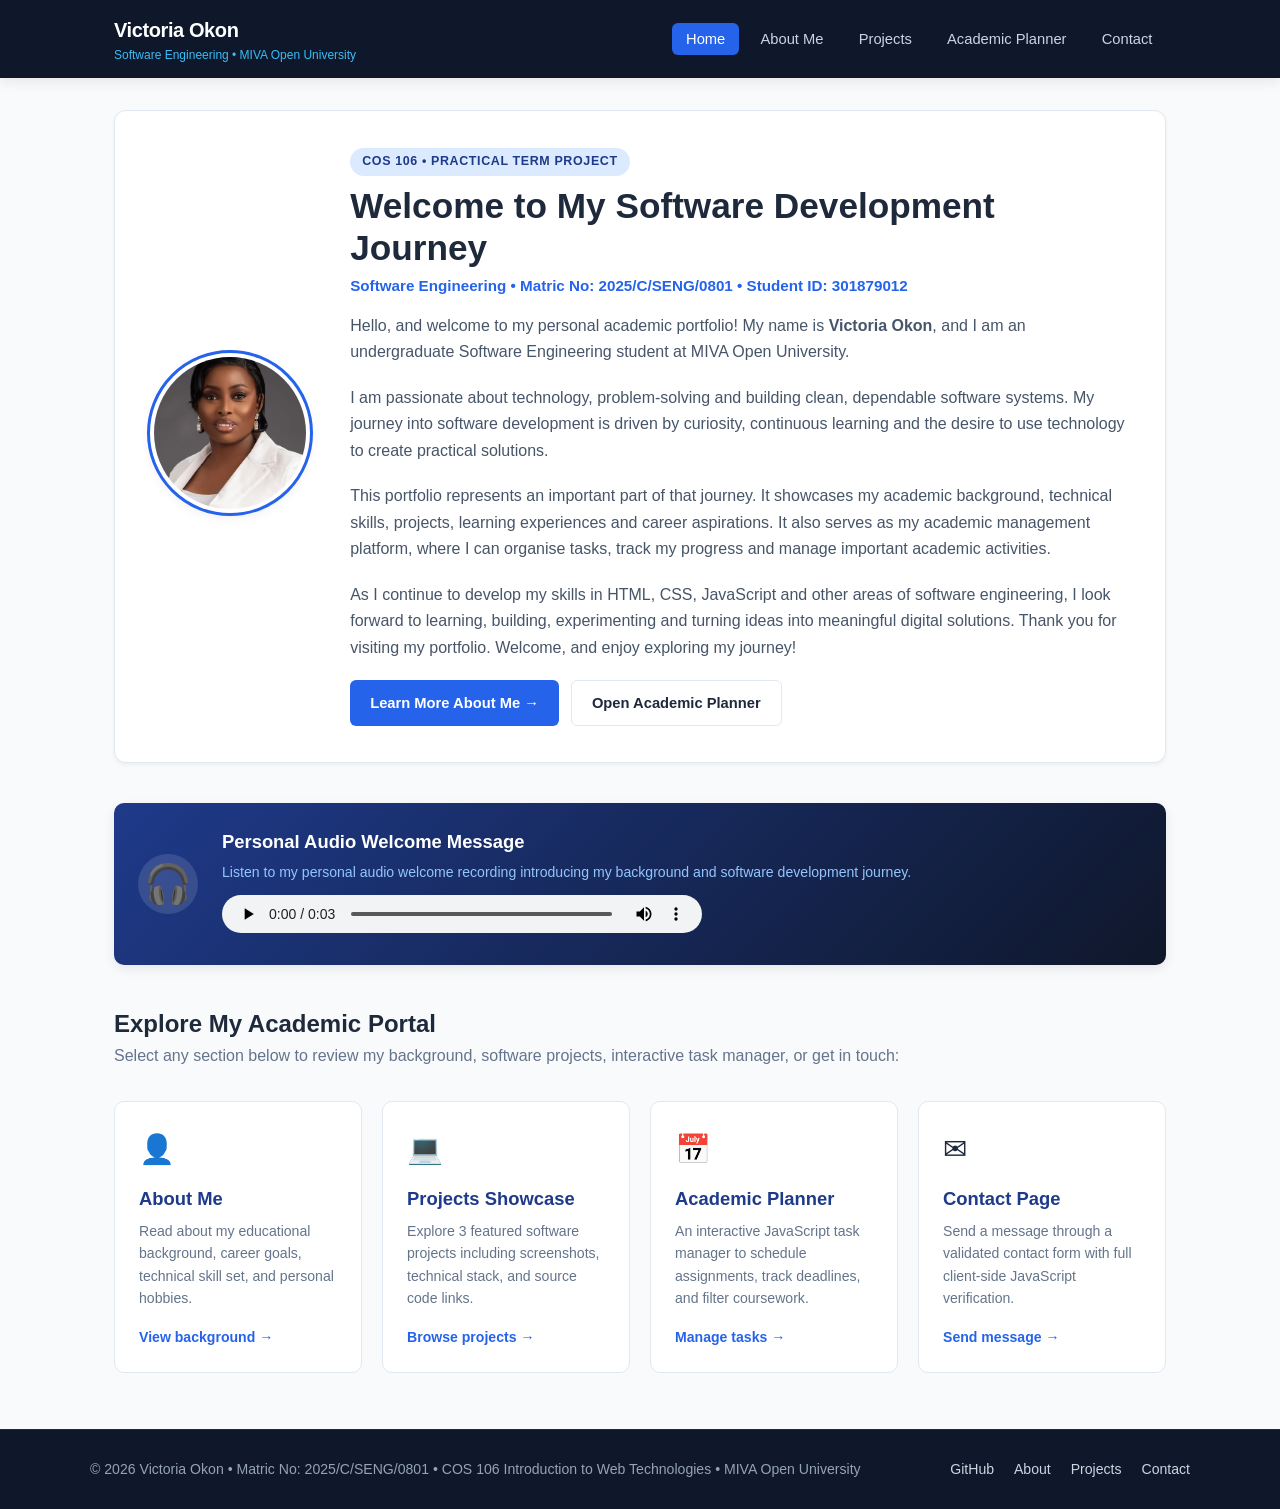
<file: index.html>
<!DOCTYPE html>
<html lang="en">
<head>
  <meta charset="UTF-8">
  <meta name="viewport" content="width=device-width, initial-scale=1.0">
  <title>Victoria Okon | Software Engineering Portfolio</title>
  <link rel="stylesheet" href="css/style.css">
</head>
<body>

  <!-- Navigation Bar -->
  <header class="navbar">
    <div class="nav-container">
      <a href="index.html" class="nav-brand">
        <span class="brand-name">Victoria Okon</span>
        <span class="brand-tag">Software Engineering &bull; MIVA Open University</span>
      </a>
      <button class="nav-toggle" id="navToggle" aria-label="Toggle navigation">&#9776;</button>
      <nav>
        <ul class="nav-menu" id="navMenu">
          <li><a href="index.html" class="nav-link active">Home</a></li>
          <li><a href="about.html" class="nav-link">About Me</a></li>
          <li><a href="projects.html" class="nav-link">Projects</a></li>
          <li><a href="planner.html" class="nav-link">Academic Planner</a></li>
          <li><a href="contact.html" class="nav-link">Contact</a></li>
        </ul>
      </nav>
    </div>
  </header>

  <!-- Main Content -->
  <main class="main-content">

    <!-- Hero Profile Section -->
    <section class="hero-card">
      <div class="hero-avatar">
        <img src="assets/profile.jpg" alt="Photograph of Victoria Okon" class="profile-img">
      </div>
      <div class="hero-content">
        <span class="badge">COS 106 &bull; Practical Term Project</span>
        <h1>Welcome to My Software Development Journey</h1>
        <p class="hero-meta">Software Engineering &bull; Matric No: 2025/C/SENG/0801 &bull; Student ID: 301879012</p>
        
        <p class="hero-desc">
          Hello, and welcome to my personal academic portfolio! My name is <strong>Victoria Okon</strong>, and I am an undergraduate Software Engineering student at MIVA Open University.
        </p>
        <p class="hero-desc">
          I am passionate about technology, problem-solving and building clean, dependable software systems. My journey into software development is driven by curiosity, continuous learning and the desire to use technology to create practical solutions.
        </p>
        <p class="hero-desc">
          This portfolio represents an important part of that journey. It showcases my academic background, technical skills, projects, learning experiences and career aspirations. It also serves as my academic management platform, where I can organise tasks, track my progress and manage important academic activities.
        </p>
        <p class="hero-desc">
          As I continue to develop my skills in HTML, CSS, JavaScript and other areas of software engineering, I look forward to learning, building, experimenting and turning ideas into meaningful digital solutions. Thank you for visiting my portfolio. Welcome, and enjoy exploring my journey!
        </p>
        
        <div class="hero-cta">
          <a href="about.html" class="btn btn-primary">Learn More About Me &rarr;</a>
          <a href="planner.html" class="btn btn-secondary">Open Academic Planner</a>
        </div>
      </div>
    </section>

    <!-- Multimedia Audio Introduction (Fulfills Multimedia Requirement) -->
    <section class="multimedia-card">
      <div class="multimedia-icon">&#127911;</div>
      <div class="multimedia-info">
        <h3>Personal Audio Welcome Message</h3>
        <p>Listen to my personal audio welcome recording introducing my background and software development journey.</p>
        <audio controls preload="metadata">
          <source src="assets/intro.mp4" type="audio/mp4">
          <source src="assets/intro.wav" type="audio/wav">
          Your browser does not support the audio element.
        </audio>
      </div>
    </section>

    <!-- Quick Navigation Grid -->
    <section>
      <div class="page-header">
        <h2>Explore My Academic Portal</h2>
        <p>Select any section below to review my background, software projects, interactive task manager, or get in touch:</p>
      </div>

      <div class="quick-grid">
        <a href="about.html" class="quick-card">
          <div class="card-icon">&#128100;</div>
          <h3>About Me</h3>
          <p>Read about my educational background, career goals, technical skill set, and personal hobbies.</p>
          <span class="card-link-text">View background &rarr;</span>
        </a>

        <a href="projects.html" class="quick-card">
          <div class="card-icon">&#128187;</div>
          <h3>Projects Showcase</h3>
          <p>Explore 3 featured software projects including screenshots, technical stack, and source code links.</p>
          <span class="card-link-text">Browse projects &rarr;</span>
        </a>

        <a href="planner.html" class="quick-card">
          <div class="card-icon">&#128197;</div>
          <h3>Academic Planner</h3>
          <p>An interactive JavaScript task manager to schedule assignments, track deadlines, and filter coursework.</p>
          <span class="card-link-text">Manage tasks &rarr;</span>
        </a>

        <a href="contact.html" class="quick-card">
          <div class="card-icon">&#9993;</div>
          <h3>Contact Page</h3>
          <p>Send a message through a validated contact form with full client-side JavaScript verification.</p>
          <span class="card-link-text">Send message &rarr;</span>
        </a>
      </div>
    </section>

  </main>

  <!-- Site Footer -->
  <footer class="site-footer">
    <div class="footer-container">
      <p>&copy; 2026 Victoria Okon &bull; Matric No: 2025/C/SENG/0801 &bull; COS 106 Introduction to Web Technologies &bull; MIVA Open University</p>
      <div class="footer-links">
        <a href="https://github.com/Toria2702" target="_blank" rel="noopener noreferrer">GitHub</a>
        <a href="about.html">About</a>
        <a href="projects.html">Projects</a>
        <a href="contact.html">Contact</a>
      </div>
    </div>
  </footer>

  <script src="js/main.js"></script>
</body>
</html>
</file>
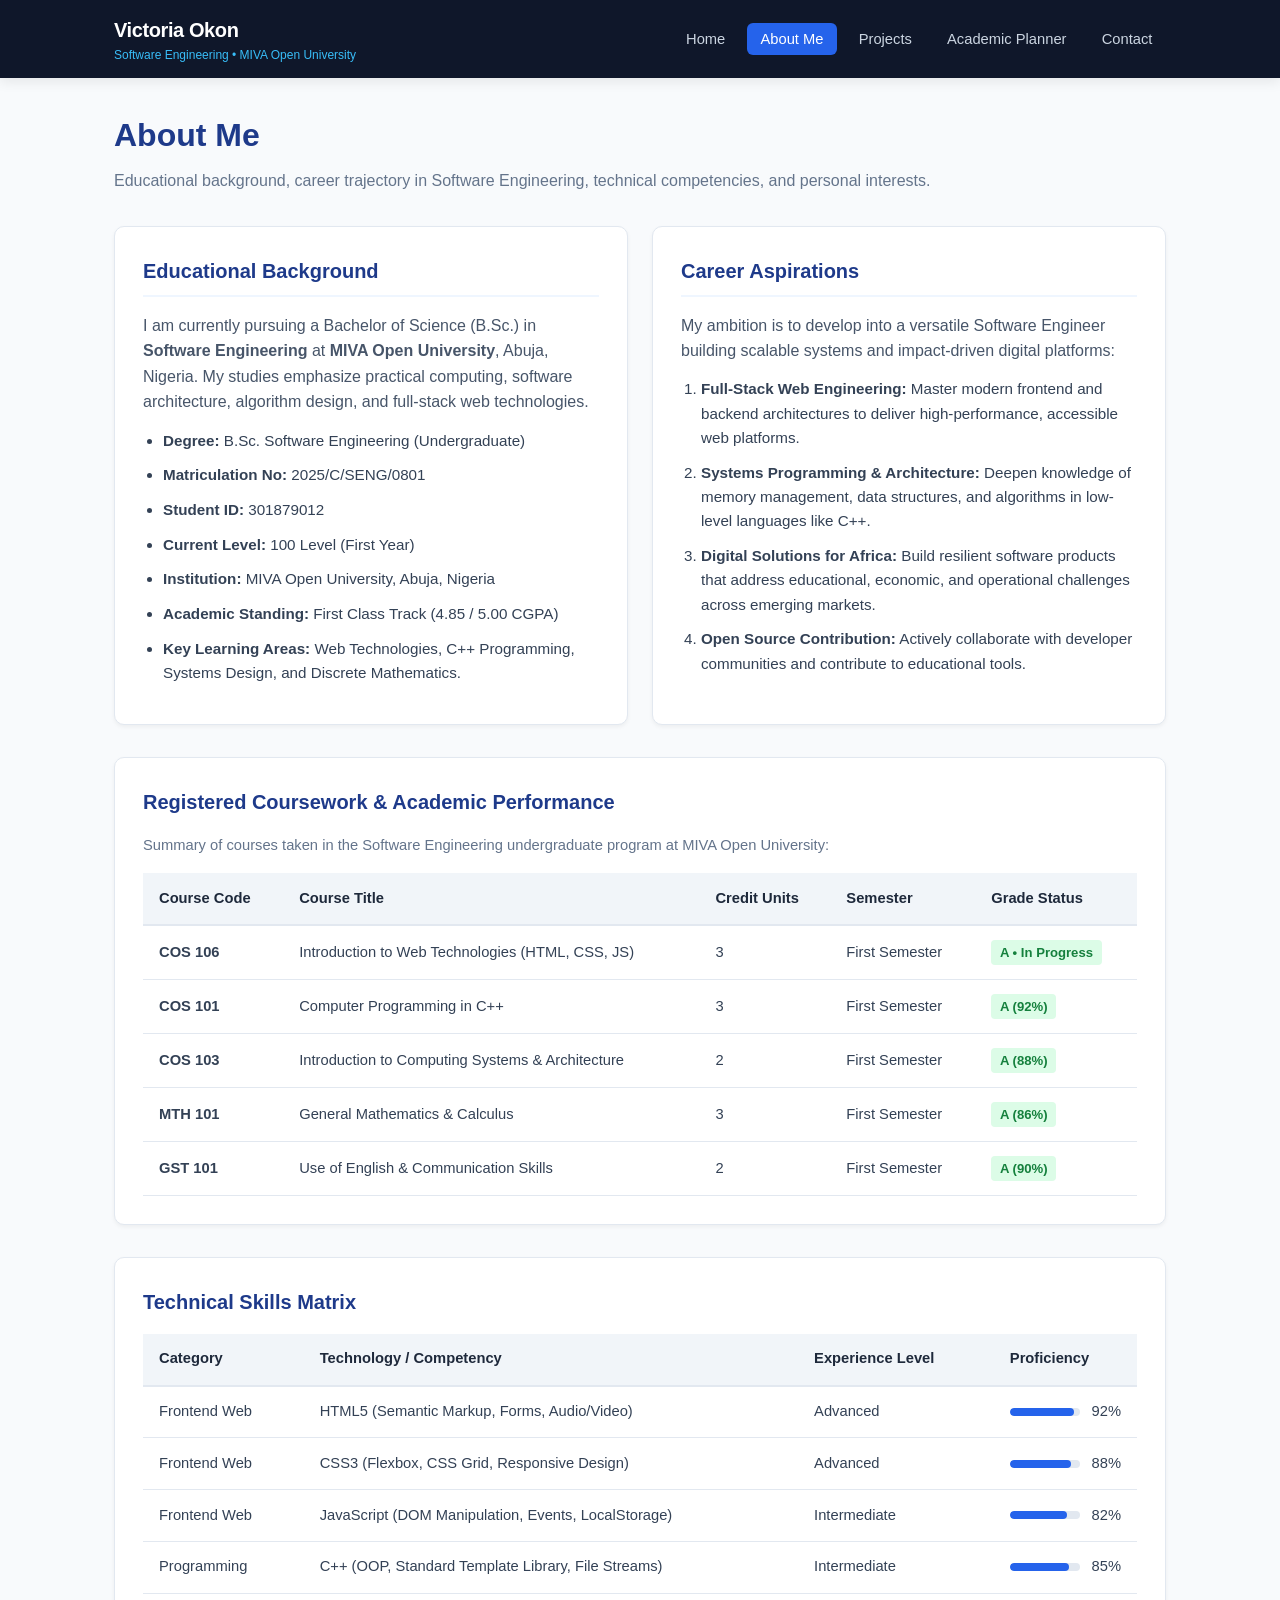
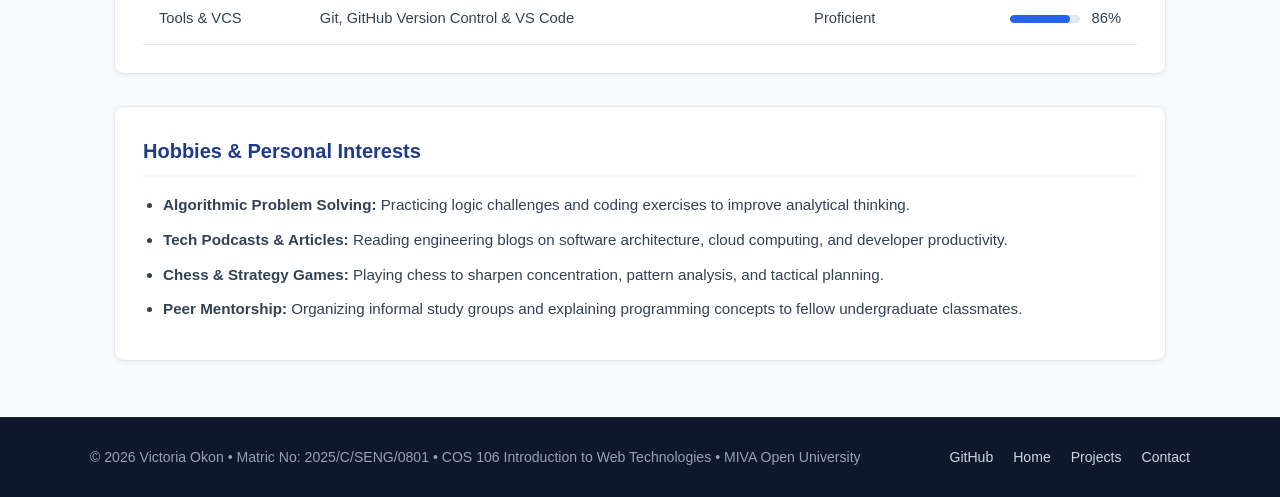
<file: about.html>
<!DOCTYPE html>
<html lang="en">
<head>
  <meta charset="UTF-8">
  <meta name="viewport" content="width=device-width, initial-scale=1.0">
  <title>About Me | Victoria Okon</title>
  <link rel="stylesheet" href="css/style.css">
</head>
<body>

  <!-- Navigation Bar -->
  <header class="navbar">
    <div class="nav-container">
      <a href="index.html" class="nav-brand">
        <span class="brand-name">Victoria Okon</span>
        <span class="brand-tag">Software Engineering &bull; MIVA Open University</span>
      </a>
      <button class="nav-toggle" id="navToggle" aria-label="Toggle navigation">&#9776;</button>
      <nav>
        <ul class="nav-menu" id="navMenu">
          <li><a href="index.html" class="nav-link">Home</a></li>
          <li><a href="about.html" class="nav-link active">About Me</a></li>
          <li><a href="projects.html" class="nav-link">Projects</a></li>
          <li><a href="planner.html" class="nav-link">Academic Planner</a></li>
          <li><a href="contact.html" class="nav-link">Contact</a></li>
        </ul>
      </nav>
    </div>
  </header>

  <!-- Main Content -->
  <main class="main-content">

    <div class="page-header">
      <h1>About Me</h1>
      <p>Educational background, career trajectory in Software Engineering, technical competencies, and personal interests.</p>
    </div>

    <!-- Educational Background & Career Aspirations (Two-Column Layout) -->
    <div class="about-columns">
      
      <!-- Educational Background Card -->
      <section class="info-card">
        <h2>Educational Background</h2>
        <p style="margin-bottom: 0.85rem; color: #475569;">
          I am currently pursuing a Bachelor of Science (B.Sc.) in <strong>Software Engineering</strong> at <strong>MIVA Open University</strong>, Abuja, Nigeria. My studies emphasize practical computing, software architecture, algorithm design, and full-stack web technologies.
        </p>
        <ul>
          <li><strong>Degree:</strong> B.Sc. Software Engineering (Undergraduate)</li>
          <li><strong>Matriculation No:</strong> 2025/C/SENG/0801</li>
          <li><strong>Student ID:</strong> 301879012</li>
          <li><strong>Current Level:</strong> 100 Level (First Year)</li>
          <li><strong>Institution:</strong> MIVA Open University, Abuja, Nigeria</li>
          <li><strong>Academic Standing:</strong> First Class Track (4.85 / 5.00 CGPA)</li>
          <li><strong>Key Learning Areas:</strong> Web Technologies, C++ Programming, Systems Design, and Discrete Mathematics.</li>
        </ul>
      </section>

      <!-- Career Aspirations Card -->
      <section class="info-card">
        <h2>Career Aspirations</h2>
        <p style="margin-bottom: 0.85rem; color: #475569;">
          My ambition is to develop into a versatile Software Engineer building scalable systems and impact-driven digital platforms:
        </p>
        <ol>
          <li><strong>Full-Stack Web Engineering:</strong> Master modern frontend and backend architectures to deliver high-performance, accessible web platforms.</li>
          <li><strong>Systems Programming &amp; Architecture:</strong> Deepen knowledge of memory management, data structures, and algorithms in low-level languages like C++.</li>
          <li><strong>Digital Solutions for Africa:</strong> Build resilient software products that address educational, economic, and operational challenges across emerging markets.</li>
          <li><strong>Open Source Contribution:</strong> Actively collaborate with developer communities and contribute to educational tools.</li>
        </ol>
      </section>

    </div>

    <!-- Academic Coursework Table (Fulfills Table Requirement) -->
    <section class="table-card">
      <h2>Registered Coursework &amp; Academic Performance</h2>
      <p style="margin-bottom: 1rem; color: #64748b; font-size: 0.92rem;">
        Summary of courses taken in the Software Engineering undergraduate program at MIVA Open University:
      </p>
      <div class="table-responsive">
        <table class="styled-table">
          <thead>
            <tr>
              <th>Course Code</th>
              <th>Course Title</th>
              <th>Credit Units</th>
              <th>Semester</th>
              <th>Grade Status</th>
            </tr>
          </thead>
          <tbody>
            <tr>
              <td><strong>COS 106</strong></td>
              <td>Introduction to Web Technologies (HTML, CSS, JS)</td>
              <td>3</td>
              <td>First Semester</td>
              <td><span class="grade-badge">A &bull; In Progress</span></td>
            </tr>
            <tr>
              <td><strong>COS 101</strong></td>
              <td>Computer Programming in C++</td>
              <td>3</td>
              <td>First Semester</td>
              <td><span class="grade-badge">A (92%)</span></td>
            </tr>
            <tr>
              <td><strong>COS 103</strong></td>
              <td>Introduction to Computing Systems &amp; Architecture</td>
              <td>2</td>
              <td>First Semester</td>
              <td><span class="grade-badge">A (88%)</span></td>
            </tr>
            <tr>
              <td><strong>MTH 101</strong></td>
              <td>General Mathematics &amp; Calculus</td>
              <td>3</td>
              <td>First Semester</td>
              <td><span class="grade-badge">A (86%)</span></td>
            </tr>
            <tr>
              <td><strong>GST 101</strong></td>
              <td>Use of English &amp; Communication Skills</td>
              <td>2</td>
              <td>First Semester</td>
              <td><span class="grade-badge">A (90%)</span></td>
            </tr>
          </tbody>
        </table>
      </div>
    </section>

    <!-- Technical Skills Matrix Table -->
    <section class="table-card">
      <h2>Technical Skills Matrix</h2>
      <div class="table-responsive">
        <table class="styled-table">
          <thead>
            <tr>
              <th>Category</th>
              <th>Technology / Competency</th>
              <th>Experience Level</th>
              <th>Proficiency</th>
            </tr>
          </thead>
          <tbody>
            <tr>
              <td>Frontend Web</td>
              <td>HTML5 (Semantic Markup, Forms, Audio/Video)</td>
              <td>Advanced</td>
              <td>
                <div class="progress-bar-container">
                  <div class="progress-track"><div class="progress-fill" style="width: 92%;"></div></div>
                  <span>92%</span>
                </div>
              </td>
            </tr>
            <tr>
              <td>Frontend Web</td>
              <td>CSS3 (Flexbox, CSS Grid, Responsive Design)</td>
              <td>Advanced</td>
              <td>
                <div class="progress-bar-container">
                  <div class="progress-track"><div class="progress-fill" style="width: 88%;"></div></div>
                  <span>88%</span>
                </div>
              </td>
            </tr>
            <tr>
              <td>Frontend Web</td>
              <td>JavaScript (DOM Manipulation, Events, LocalStorage)</td>
              <td>Intermediate</td>
              <td>
                <div class="progress-bar-container">
                  <div class="progress-track"><div class="progress-fill" style="width: 82%;"></div></div>
                  <span>82%</span>
                </div>
              </td>
            </tr>
            <tr>
              <td>Programming</td>
              <td>C++ (OOP, Standard Template Library, File Streams)</td>
              <td>Intermediate</td>
              <td>
                <div class="progress-bar-container">
                  <div class="progress-track"><div class="progress-fill" style="width: 85%;"></div></div>
                  <span>85%</span>
                </div>
              </td>
            </tr>
            <tr>
              <td>Tools &amp; VCS</td>
              <td>Git, GitHub Version Control &amp; VS Code</td>
              <td>Proficient</td>
              <td>
                <div class="progress-bar-container">
                  <div class="progress-track"><div class="progress-fill" style="width: 86%;"></div></div>
                  <span>86%</span>
                </div>
              </td>
            </tr>
          </tbody>
        </table>
      </div>
    </section>

    <!-- Hobbies & Personal Interests Card -->
    <section class="info-card">
      <h2>Hobbies &amp; Personal Interests</h2>
      <ul>
        <li><strong>Algorithmic Problem Solving:</strong> Practicing logic challenges and coding exercises to improve analytical thinking.</li>
        <li><strong>Tech Podcasts &amp; Articles:</strong> Reading engineering blogs on software architecture, cloud computing, and developer productivity.</li>
        <li><strong>Chess &amp; Strategy Games:</strong> Playing chess to sharpen concentration, pattern analysis, and tactical planning.</li>
        <li><strong>Peer Mentorship:</strong> Organizing informal study groups and explaining programming concepts to fellow undergraduate classmates.</li>
      </ul>
    </section>

  </main>

  <!-- Site Footer -->
  <footer class="site-footer">
    <div class="footer-container">
      <p>&copy; 2026 Victoria Okon &bull; Matric No: 2025/C/SENG/0801 &bull; COS 106 Introduction to Web Technologies &bull; MIVA Open University</p>
      <div class="footer-links">
        <a href="https://github.com/Toria2702" target="_blank" rel="noopener noreferrer">GitHub</a>
        <a href="index.html">Home</a>
        <a href="projects.html">Projects</a>
        <a href="contact.html">Contact</a>
      </div>
    </div>
  </footer>

  <script src="js/main.js"></script>
</body>
</html>
</file>
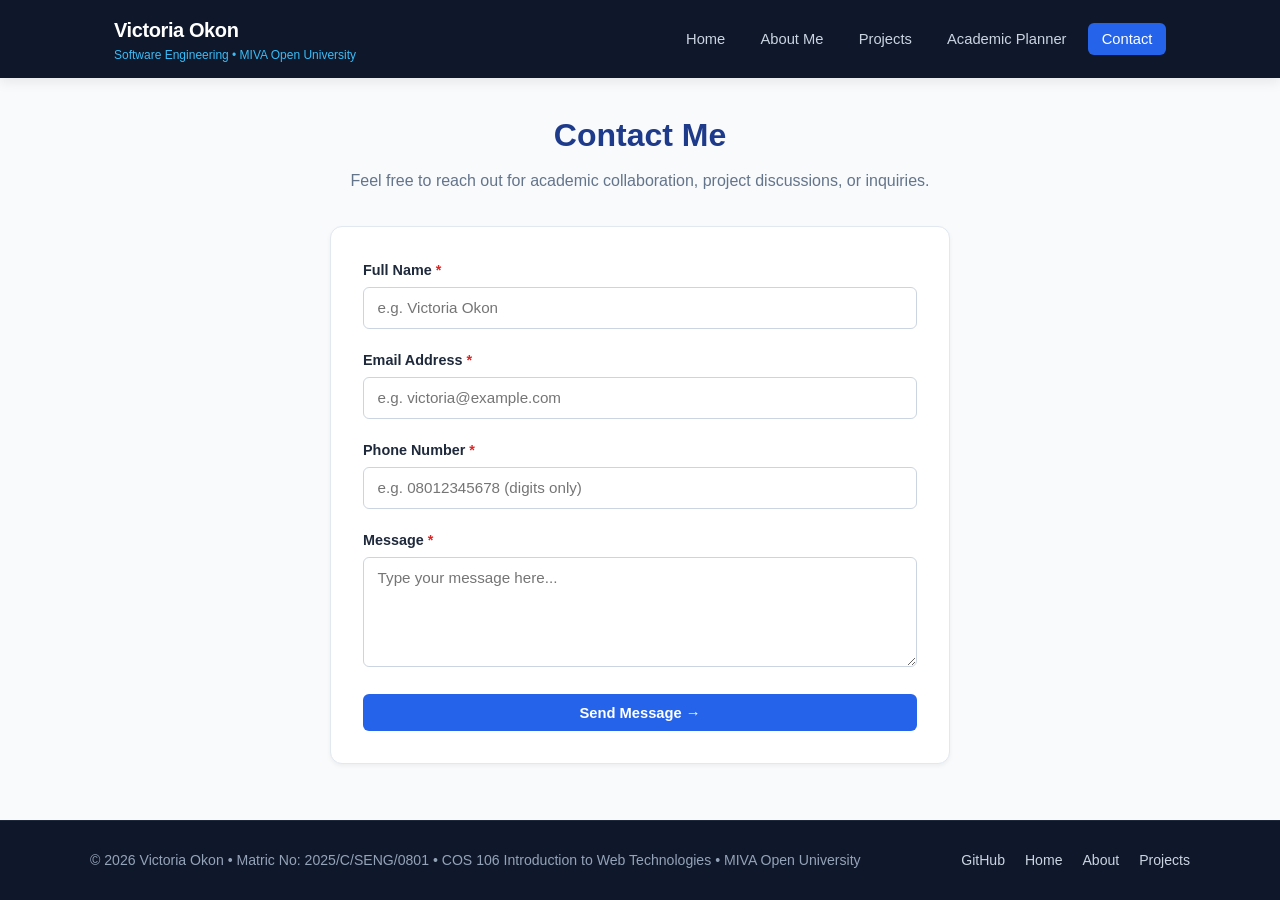
<file: contact.html>
<!DOCTYPE html>
<html lang="en">
<head>
  <meta charset="UTF-8">
  <meta name="viewport" content="width=device-width, initial-scale=1.0">
  <title>Contact | Victoria Okon</title>
  <link rel="stylesheet" href="css/style.css">
</head>
<body>

  <!-- Navigation Bar -->
  <header class="navbar">
    <div class="nav-container">
      <a href="index.html" class="nav-brand">
        <span class="brand-name">Victoria Okon</span>
        <span class="brand-tag">Software Engineering &bull; MIVA Open University</span>
      </a>
      <button class="nav-toggle" id="navToggle" aria-label="Toggle navigation">&#9776;</button>
      <nav>
        <ul class="nav-menu" id="navMenu">
          <li><a href="index.html" class="nav-link">Home</a></li>
          <li><a href="about.html" class="nav-link">About Me</a></li>
          <li><a href="projects.html" class="nav-link">Projects</a></li>
          <li><a href="planner.html" class="nav-link">Academic Planner</a></li>
          <li><a href="contact.html" class="nav-link active">Contact</a></li>
        </ul>
      </nav>
    </div>
  </header>

  <!-- Main Content -->
  <main class="main-content">

    <div class="page-header" style="text-align: center;">
      <h1>Contact Me</h1>
      <p>Feel free to reach out for academic collaboration, project discussions, or inquiries.</p>
    </div>

    <!-- Contact Form Container -->
    <div class="contact-wrapper">
      
      <!-- Submission Feedback Alert -->
      <div id="formAlert" class="alert-box"></div>

      <form id="contactForm" novalidate>

        <!-- Student/User Name -->
        <div class="form-group">
          <label for="fullName" class="form-label">Full Name <span class="required">*</span></label>
          <input type="text" id="fullName" class="form-input" placeholder="e.g. Victoria Okon" autocomplete="name">
          <div id="nameError" class="error-message"></div>
        </div>

        <!-- Email Address -->
        <div class="form-group">
          <label for="emailAddress" class="form-label">Email Address <span class="required">*</span></label>
          <input type="email" id="emailAddress" class="form-input" placeholder="e.g. victoria@example.com" autocomplete="email">
          <div id="emailError" class="error-message"></div>
        </div>

        <!-- Phone Number -->
        <div class="form-group">
          <label for="phoneNumber" class="form-label">Phone Number <span class="required">*</span></label>
          <input type="tel" id="phoneNumber" class="form-input" placeholder="e.g. 08012345678 (digits only)" autocomplete="tel">
          <div id="phoneError" class="error-message"></div>
        </div>

        <!-- Message -->
        <div class="form-group">
          <label for="messageText" class="form-label">Message <span class="required">*</span></label>
          <textarea id="messageText" class="form-textarea" rows="5" placeholder="Type your message here..."></textarea>
          <div id="messageError" class="error-message"></div>
        </div>

        <button type="submit" class="btn btn-primary btn-block">Send Message &rarr;</button>

      </form>
    </div>

  </main>

  <!-- Site Footer -->
  <footer class="site-footer">
    <div class="footer-container">
      <p>&copy; 2026 Victoria Okon &bull; Matric No: 2025/C/SENG/0801 &bull; COS 106 Introduction to Web Technologies &bull; MIVA Open University</p>
      <div class="footer-links">
        <a href="https://github.com/Toria2702" target="_blank" rel="noopener noreferrer">GitHub</a>
        <a href="index.html">Home</a>
        <a href="about.html">About</a>
        <a href="projects.html">Projects</a>
      </div>
    </div>
  </footer>

  <script src="js/main.js"></script>
  <script src="js/validation.js"></script>
</body>
</html>
</file>
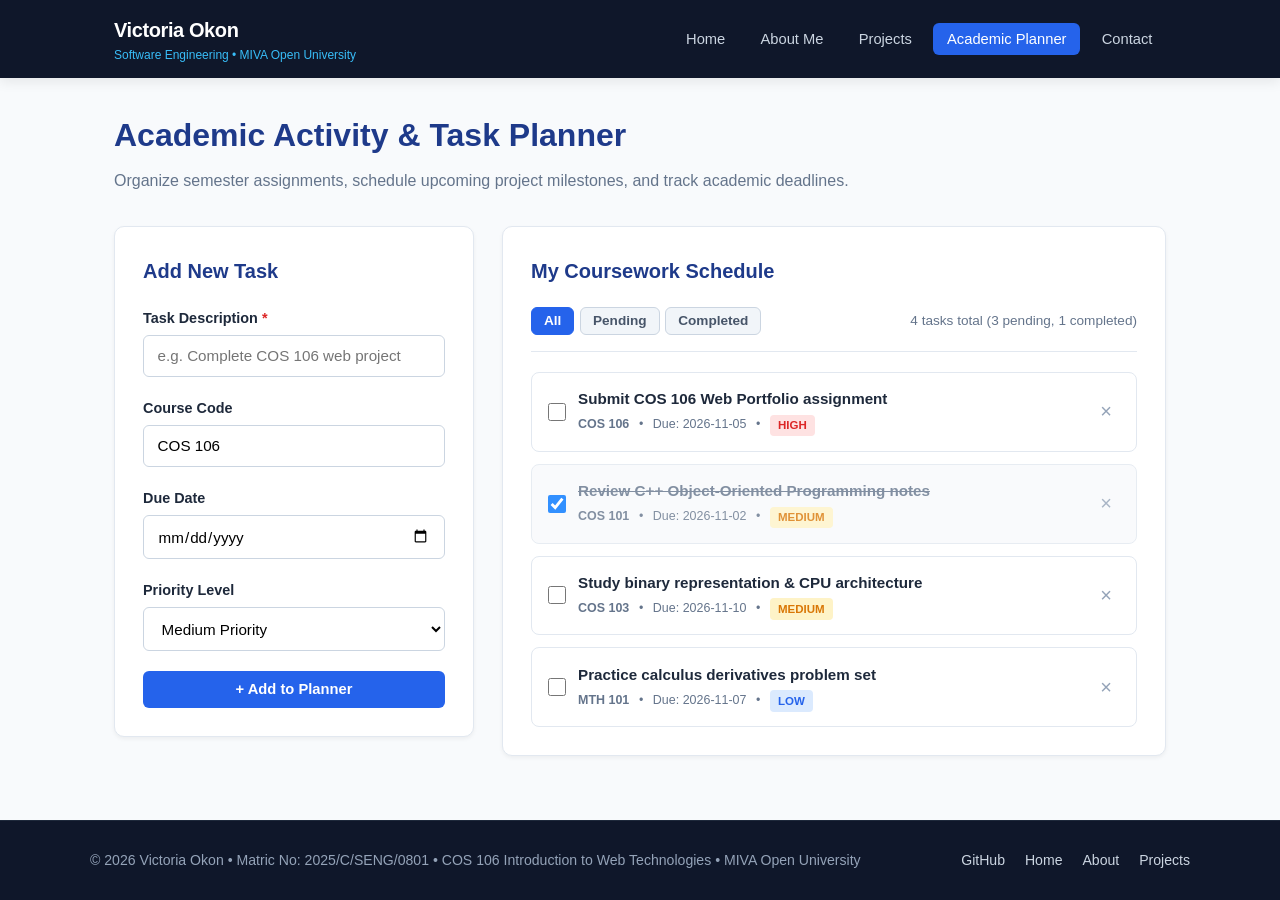
<file: planner.html>
<!DOCTYPE html>
<html lang="en">
<head>
  <meta charset="UTF-8">
  <meta name="viewport" content="width=device-width, initial-scale=1.0">
  <title>Academic Planner | Victoria Okon</title>
  <link rel="stylesheet" href="css/style.css">
</head>
<body>

  <!-- Navigation Bar -->
  <header class="navbar">
    <div class="nav-container">
      <a href="index.html" class="nav-brand">
        <span class="brand-name">Victoria Okon</span>
        <span class="brand-tag">Software Engineering &bull; MIVA Open University</span>
      </a>
      <button class="nav-toggle" id="navToggle" aria-label="Toggle navigation">&#9776;</button>
      <nav>
        <ul class="nav-menu" id="navMenu">
          <li><a href="index.html" class="nav-link">Home</a></li>
          <li><a href="about.html" class="nav-link">About Me</a></li>
          <li><a href="projects.html" class="nav-link">Projects</a></li>
          <li><a href="planner.html" class="nav-link active">Academic Planner</a></li>
          <li><a href="contact.html" class="nav-link">Contact</a></li>
        </ul>
      </nav>
    </div>
  </header>

  <!-- Main Content -->
  <main class="main-content">

    <div class="page-header">
      <h1>Academic Activity &amp; Task Planner</h1>
      <p>Organize semester assignments, schedule upcoming project milestones, and track academic deadlines.</p>
    </div>

    <!-- Planner Grid: Form on Left, Task List on Right -->
    <div class="planner-grid">

      <!-- Add Task Form -->
      <section class="planner-form-card">
        <h2>Add New Task</h2>
        <form id="taskForm">
          
          <div class="form-group">
            <label for="taskTitle" class="form-label">Task Description <span class="required">*</span></label>
            <input type="text" id="taskTitle" class="form-input" placeholder="e.g. Complete COS 106 web project" required>
          </div>

          <div class="form-group">
            <label for="taskCourse" class="form-label">Course Code</label>
            <input type="text" id="taskCourse" class="form-input" value="COS 106">
          </div>

          <div class="form-group">
            <label for="taskDueDate" class="form-label">Due Date</label>
            <input type="date" id="taskDueDate" class="form-input">
          </div>

          <div class="form-group">
            <label for="taskPriority" class="form-label">Priority Level</label>
            <select id="taskPriority" class="form-select">
              <option value="high">High Priority</option>
              <option value="medium" selected>Medium Priority</option>
              <option value="low">Low Priority</option>
            </select>
          </div>

          <button type="submit" class="btn btn-primary btn-block">+ Add to Planner</button>
        </form>
      </section>

      <!-- Interactive Task List & Filter Toolbar -->
      <section class="planner-list-card">
        <h2>My Coursework Schedule</h2>

        <div class="planner-toolbar">
          <div class="filter-group">
            <button type="button" class="filter-btn active" data-filter="all">All</button>
            <button type="button" class="filter-btn" data-filter="pending">Pending</button>
            <button type="button" class="filter-btn" data-filter="completed">Completed</button>
          </div>
          <div class="task-stats" id="taskStats">Loading tasks...</div>
        </div>

        <!-- Dynamic Task Container -->
        <div class="task-list" id="taskList">
          <!-- Populated dynamically via JavaScript (planner.js) -->
        </div>
      </section>

    </div>

  </main>

  <!-- Site Footer -->
  <footer class="site-footer">
    <div class="footer-container">
      <p>&copy; 2026 Victoria Okon &bull; Matric No: 2025/C/SENG/0801 &bull; COS 106 Introduction to Web Technologies &bull; MIVA Open University</p>
      <div class="footer-links">
        <a href="https://github.com/Toria2702" target="_blank" rel="noopener noreferrer">GitHub</a>
        <a href="index.html">Home</a>
        <a href="about.html">About</a>
        <a href="projects.html">Projects</a>
      </div>
    </div>
  </footer>

  <script src="js/main.js"></script>
  <script src="js/planner.js"></script>
</body>
</html>
</file>
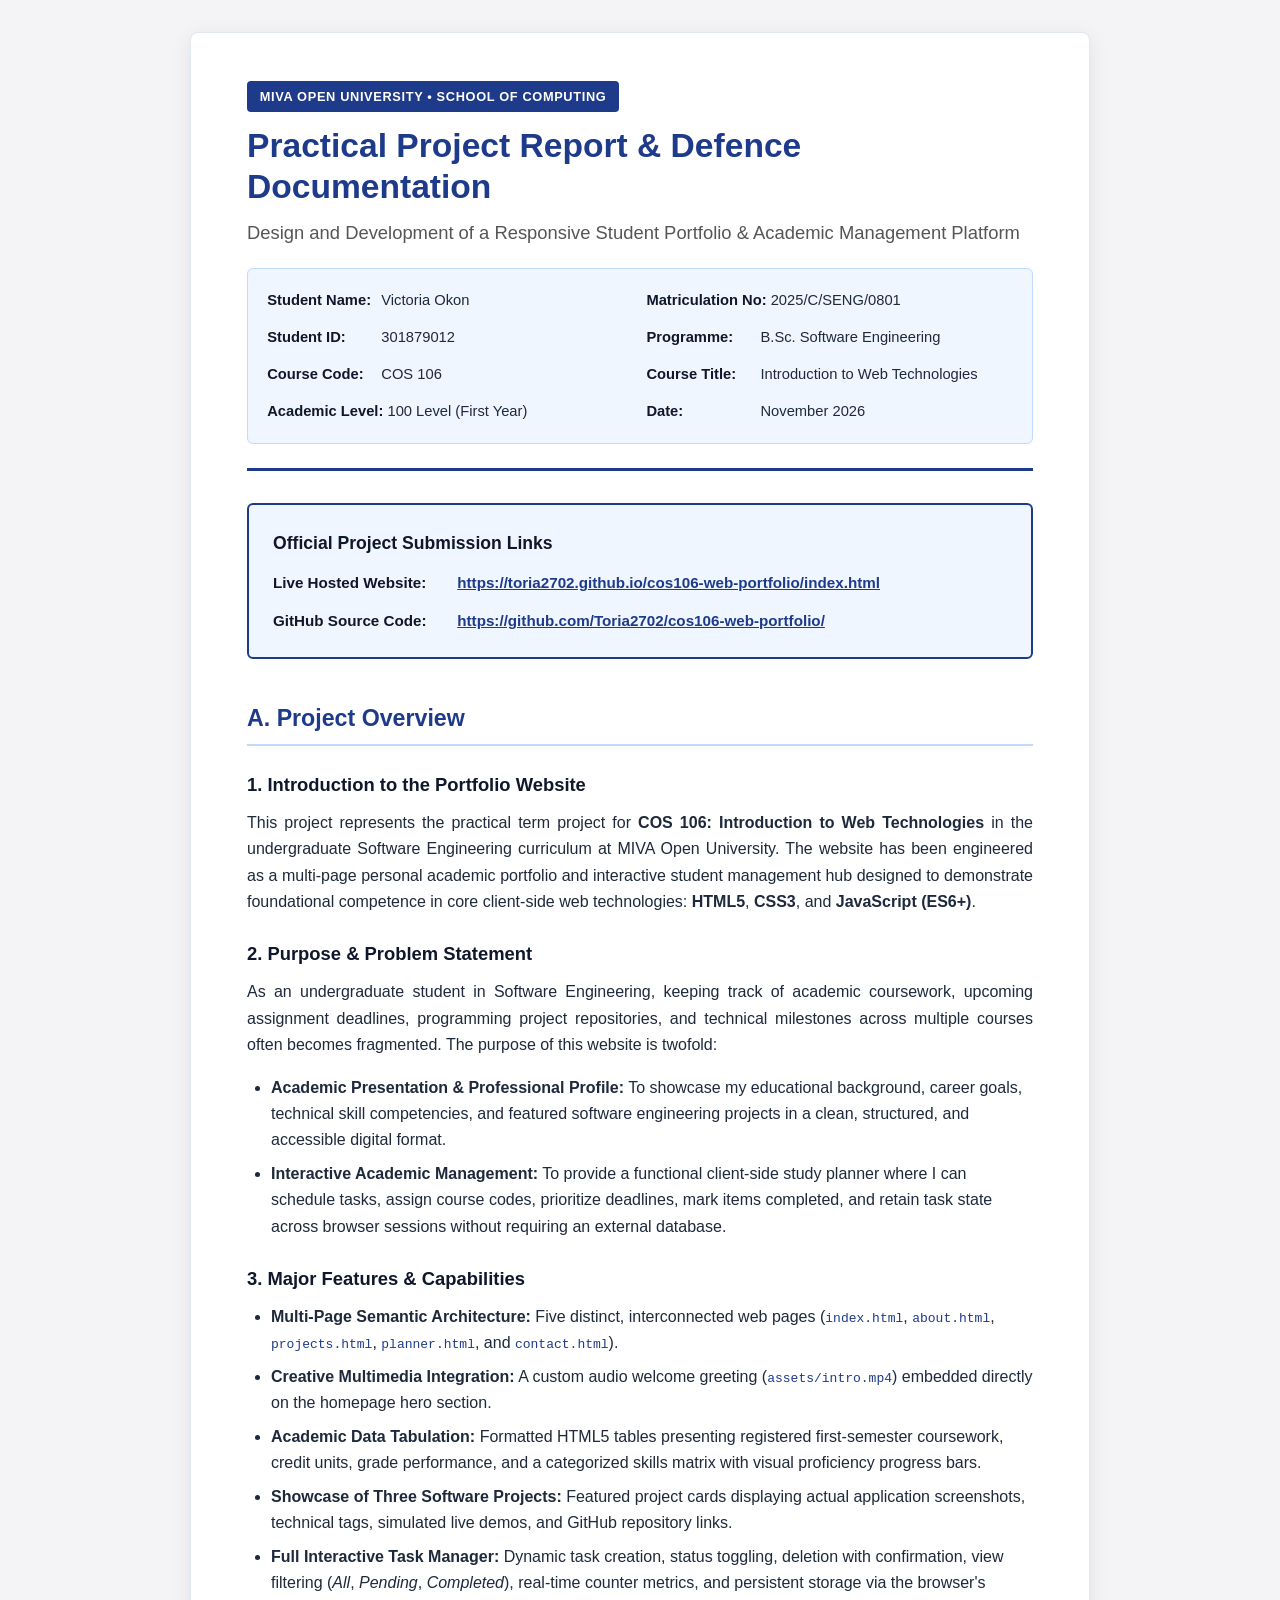
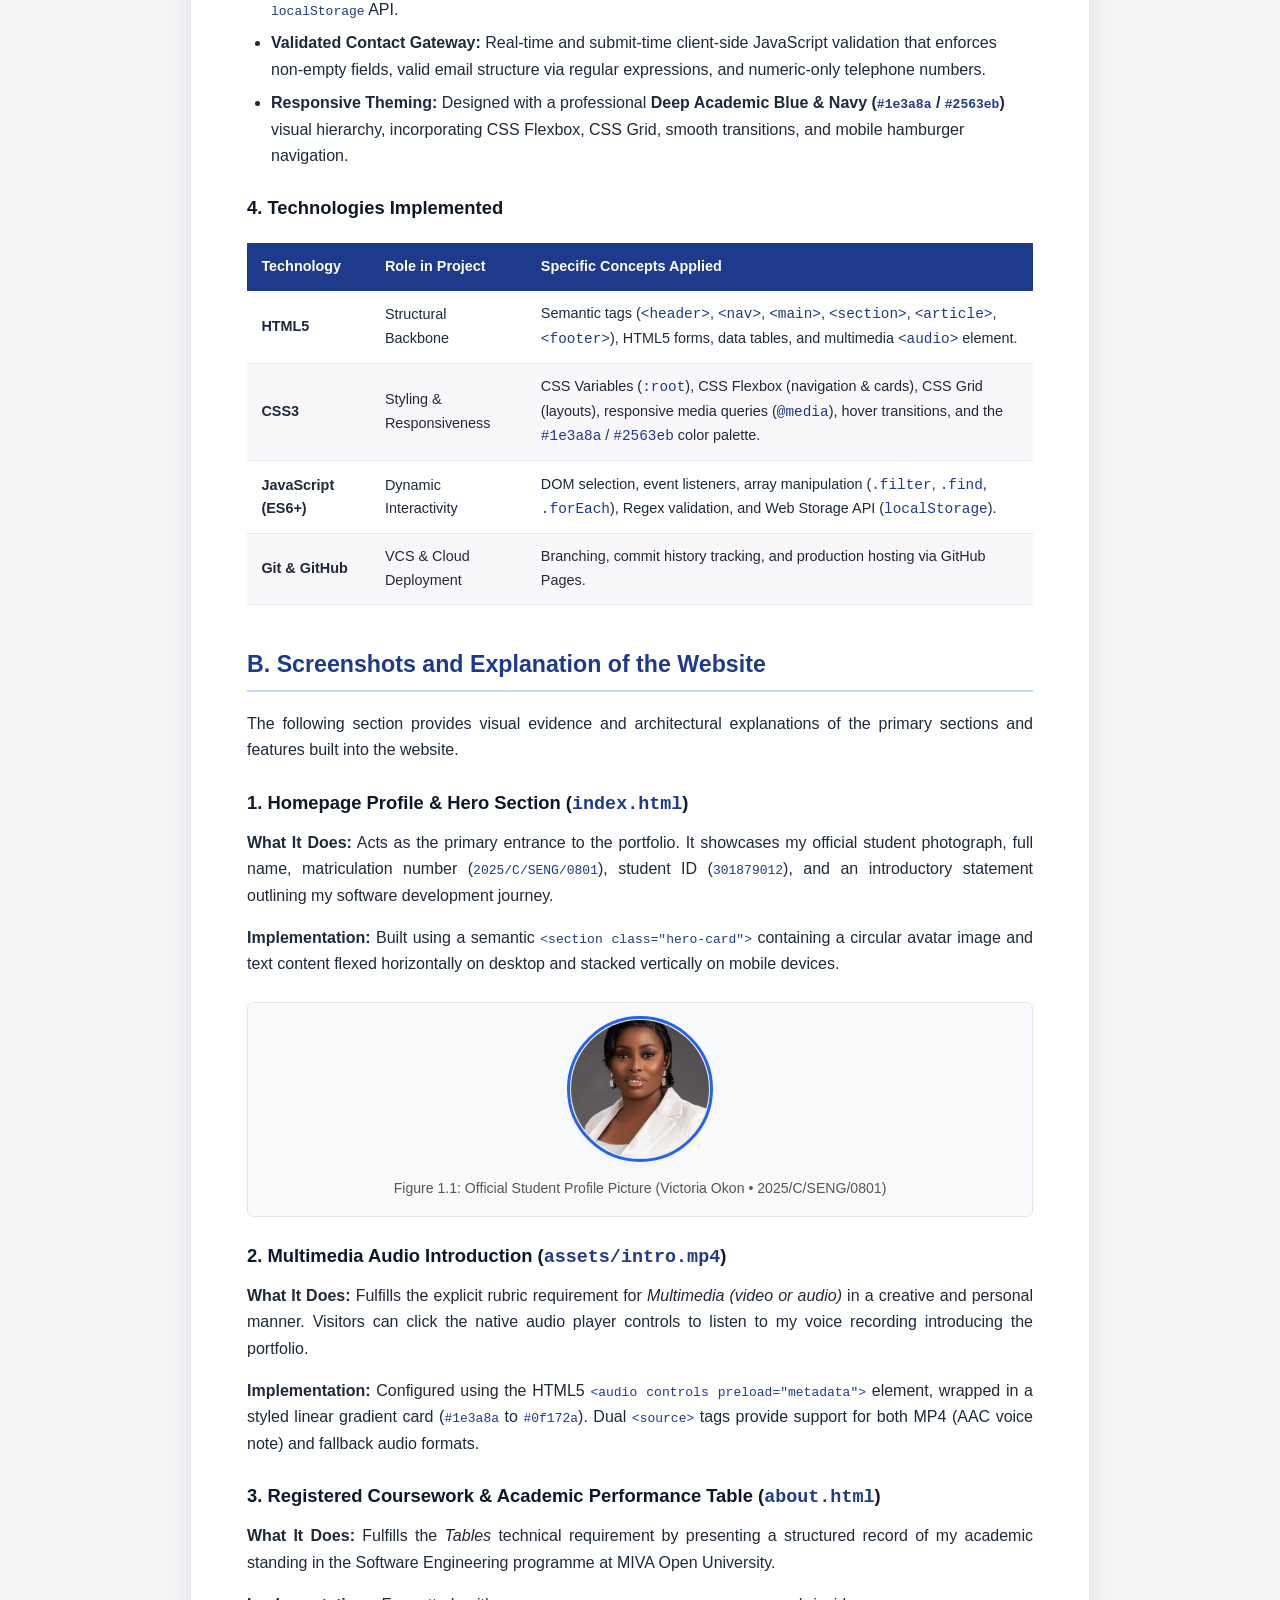
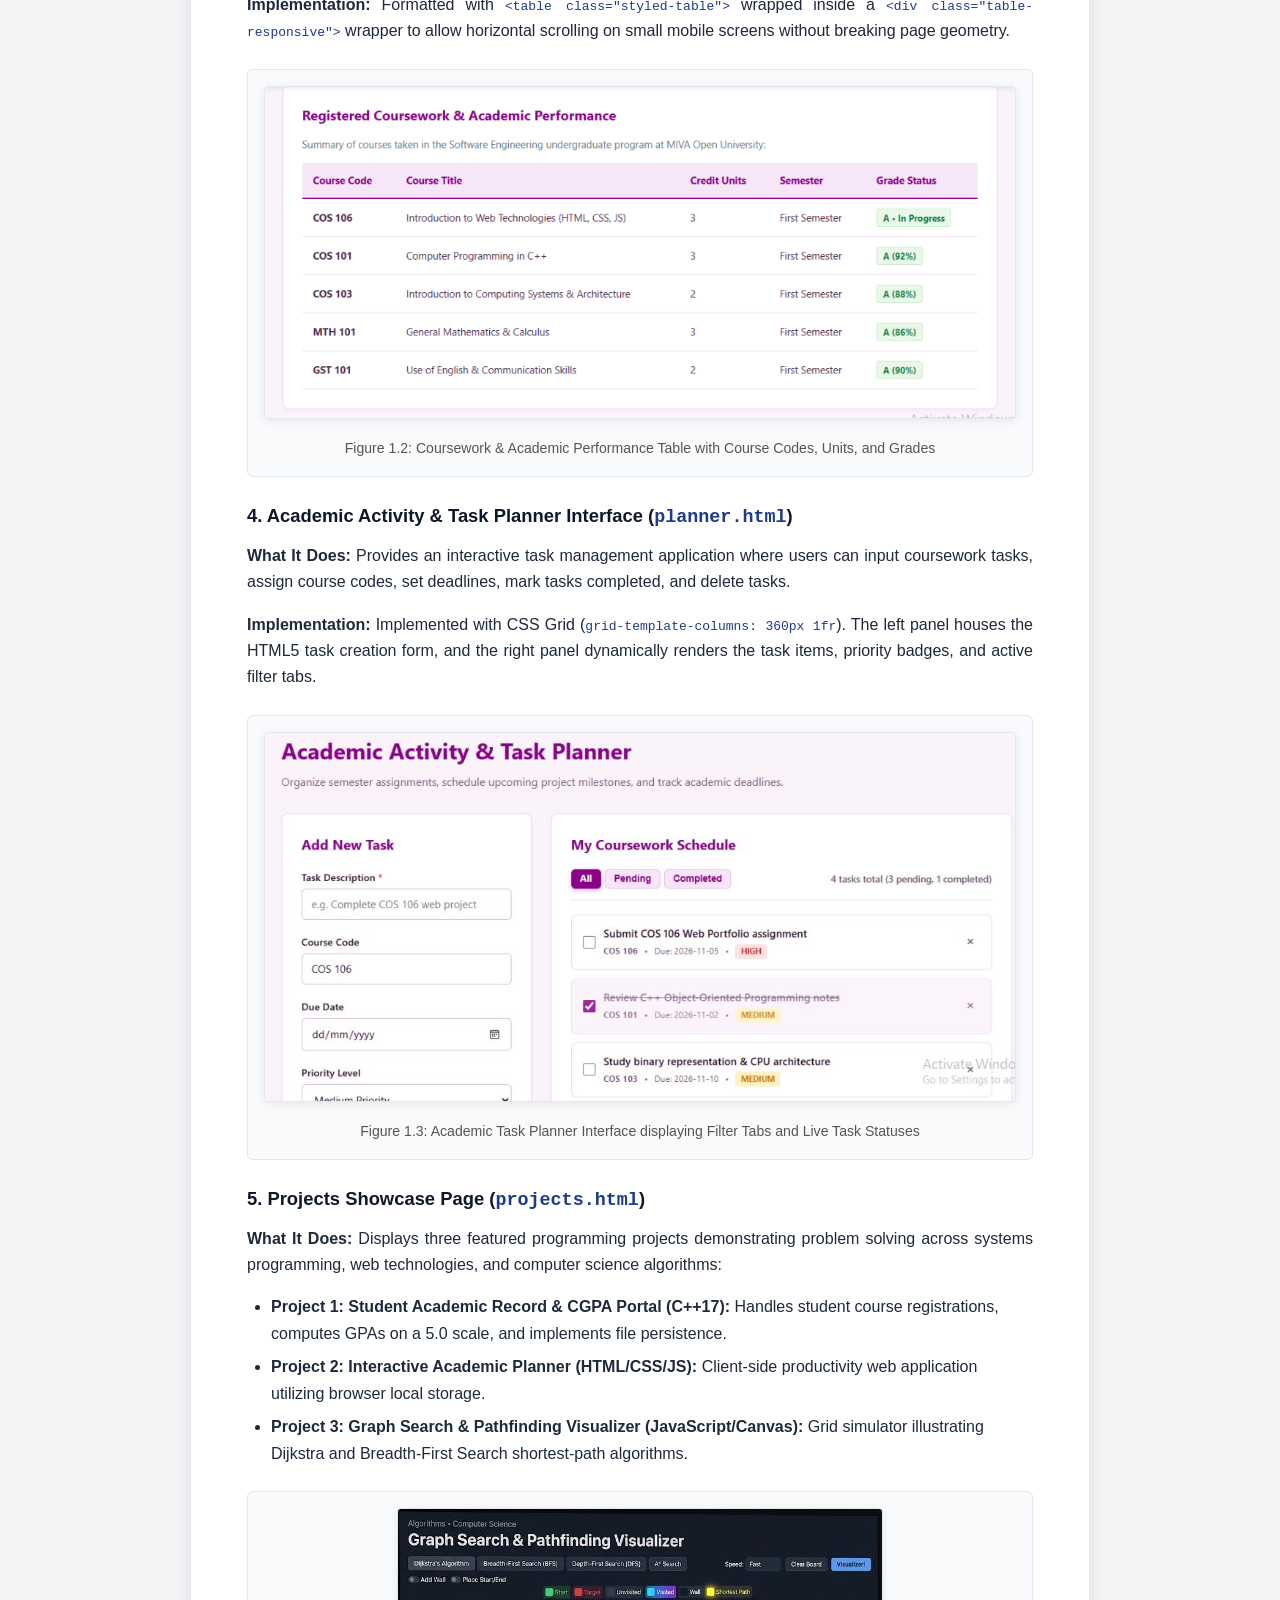
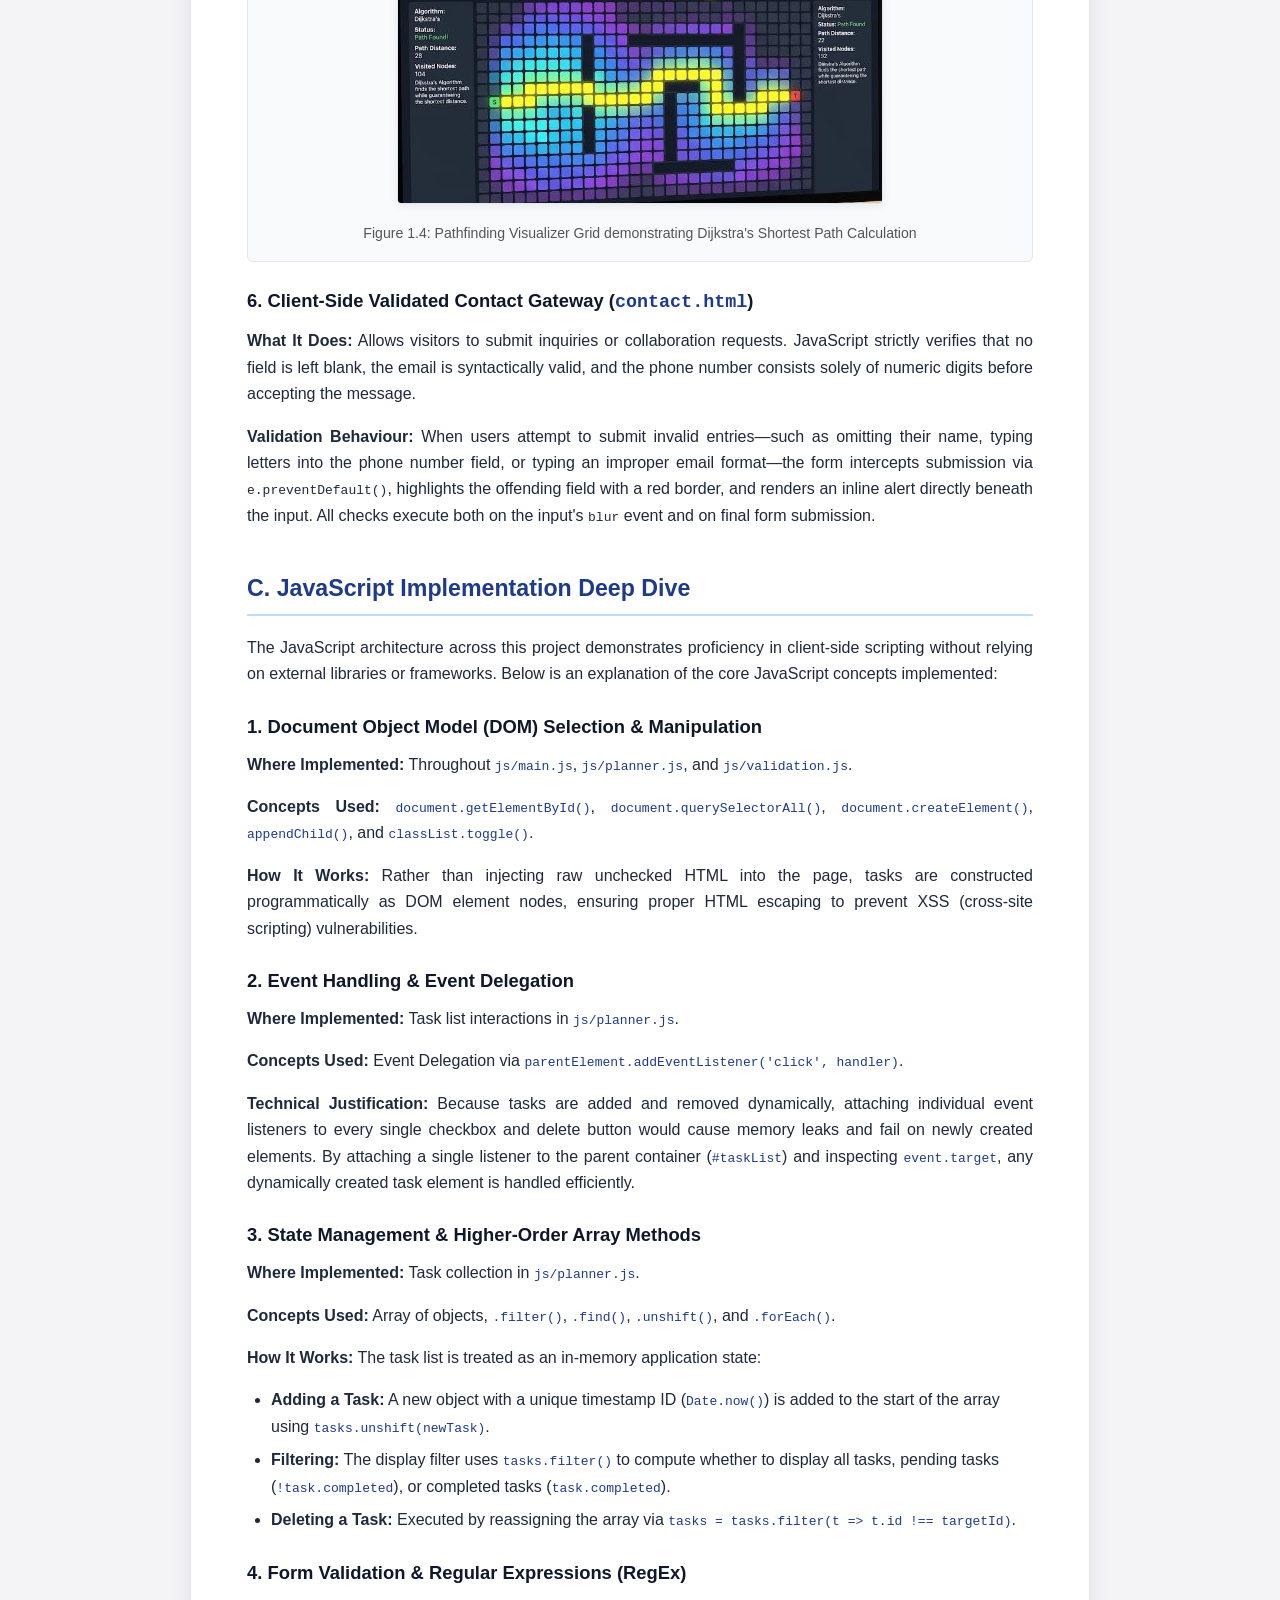
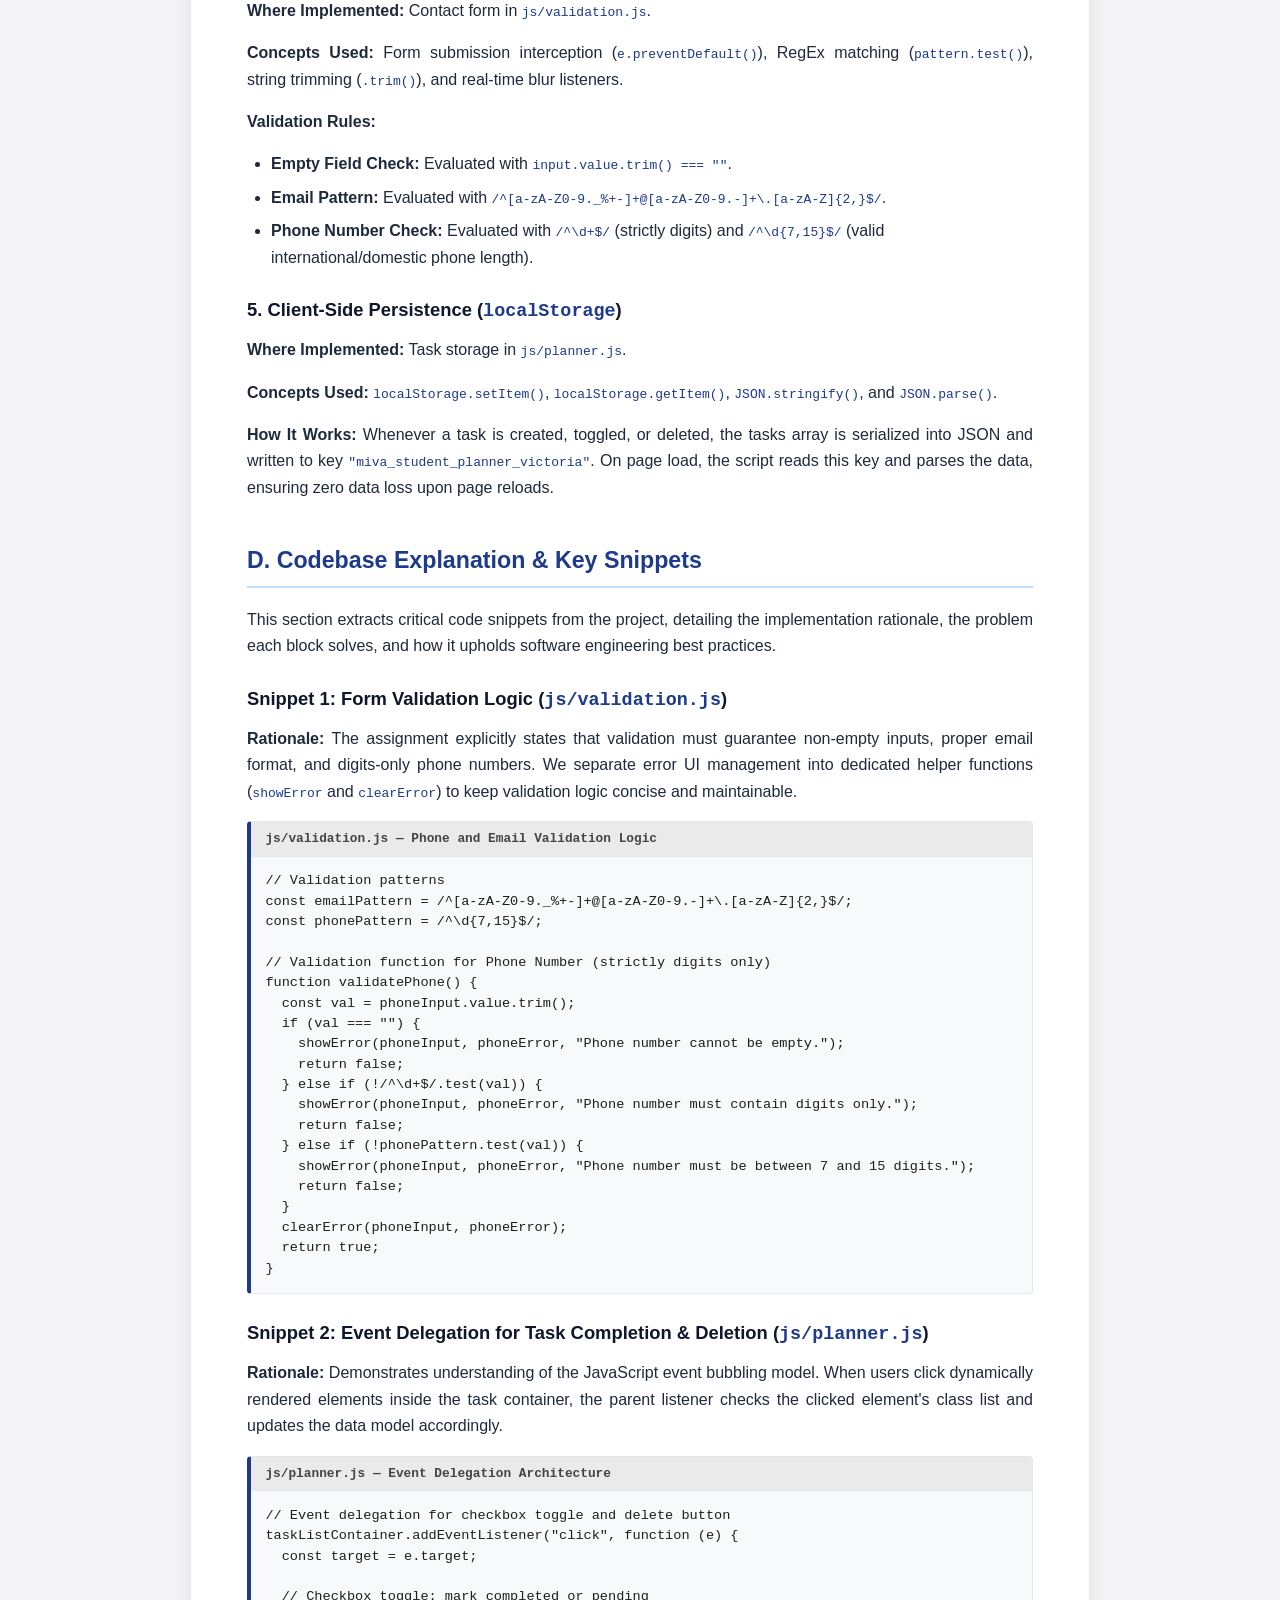
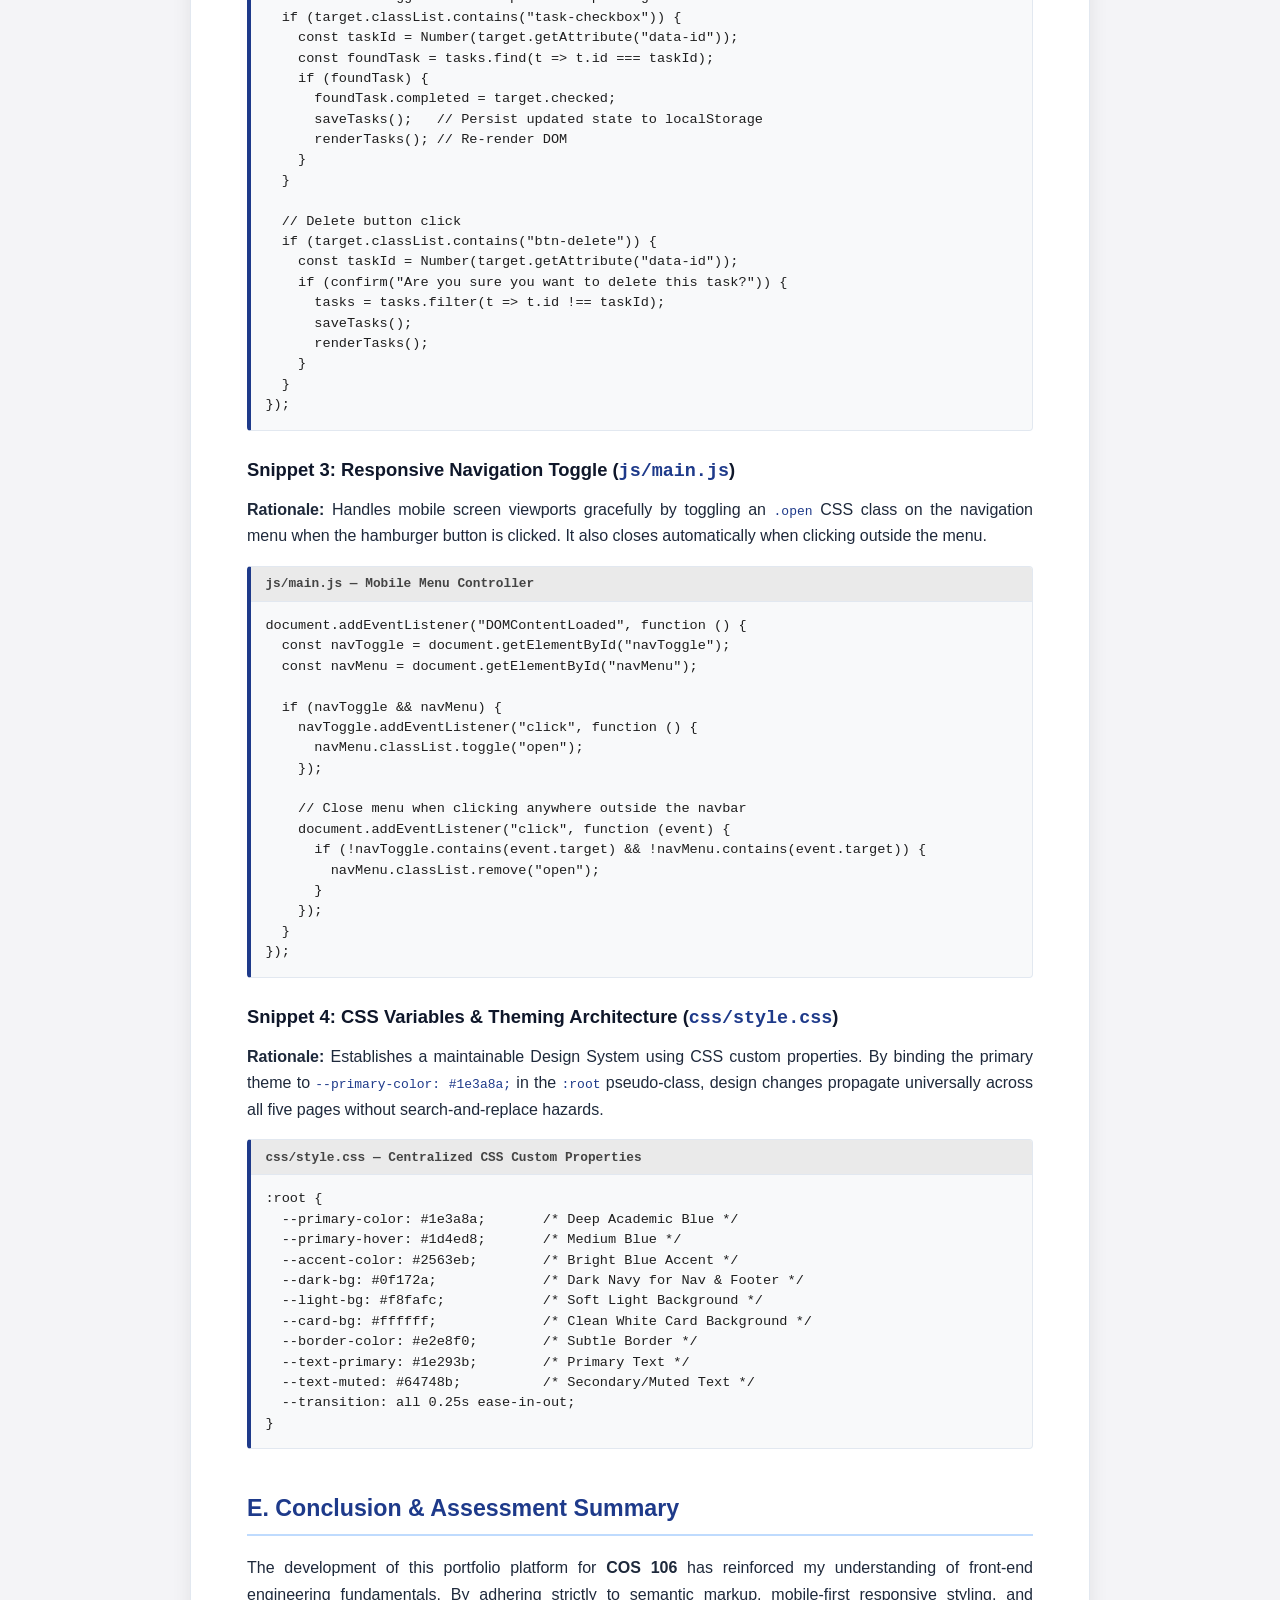
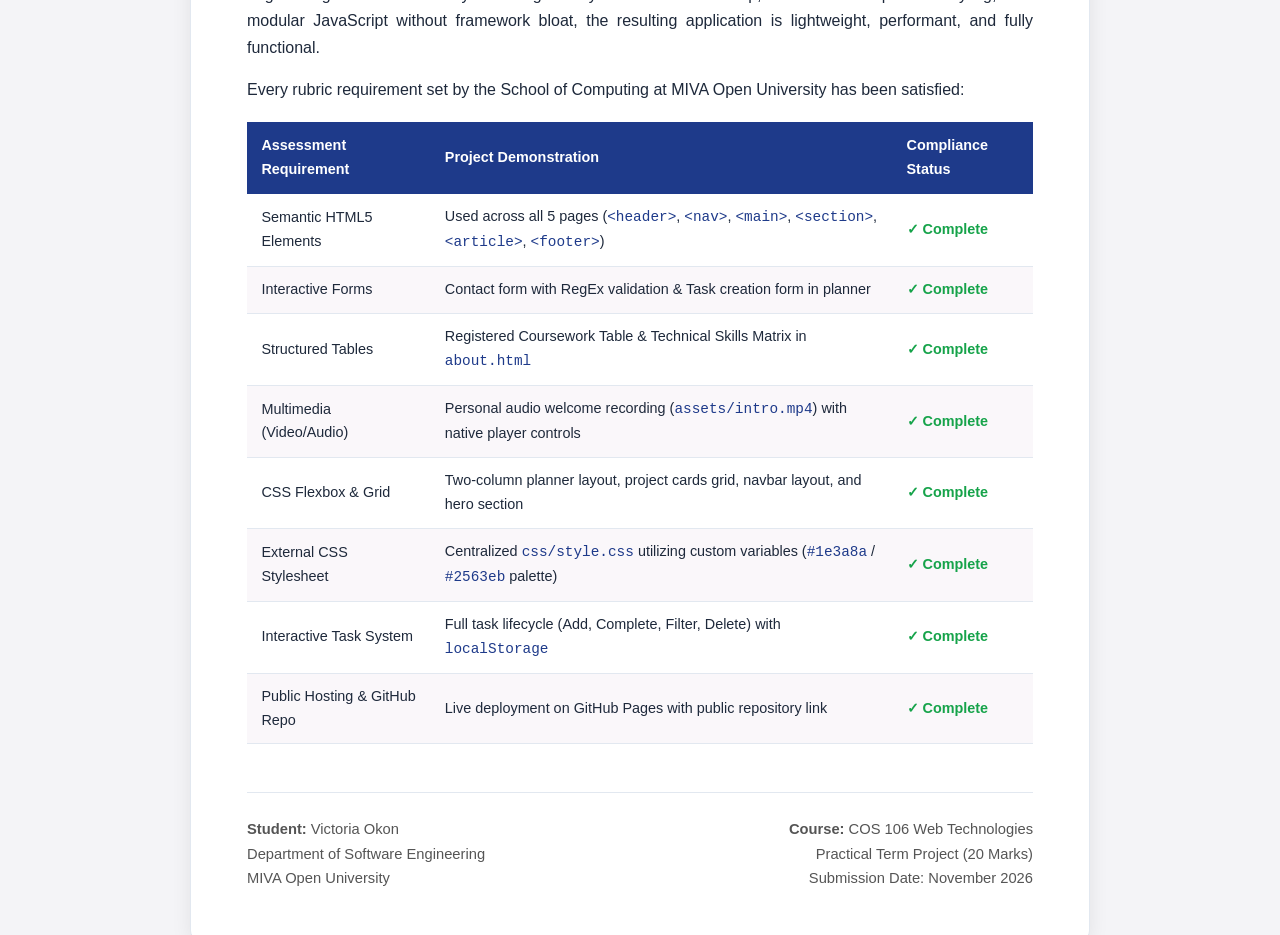
<file: PROJECT_REPORT_AND_DEFENCE.html>
<!DOCTYPE html>
<html lang="en">
<head>
  <meta charset="UTF-8">
  <meta name="viewport" content="width=device-width, initial-scale=1.0">
  <title>COS 106 Project Report &amp; Defence - Victoria Okon</title>
  <style>
    /* Professional Academic Report Stylesheet */
    :root {
      --primary: #1e3a8a;       /* Deep Academic Blue */
      --primary-dark: #0f172a;  /* Dark Navy */
      --primary-light: #eff6ff; /* Soft Blue Tint */
      --accent: #2563eb;        /* Bright Blue Accent */
      --text: #1e293b;
      --text-muted: #555555;
      --border: #e2e8f0;
      --code-bg: #f8f9fa;
      --card-bg: #ffffff;
    }

    * {
      box-sizing: border-box;
      margin: 0;
      padding: 0;
    }

    body {
      font-family: -apple-system, BlinkMacSystemFont, "Segoe UI", Roboto, Helvetica, Arial, sans-serif;
      color: var(--text);
      line-height: 1.65;
      background-color: #f4f4f7;
      padding: 2rem 1rem;
    }

    .report-paper {
      max-width: 900px;
      margin: 0 auto;
      background: #ffffff;
      padding: 3rem 3.5rem;
      border: 1px solid var(--border);
      border-radius: 8px;
      box-shadow: 0 4px 20px rgba(0, 0, 0, 0.08);
    }

    /* Print Formatting */
    @media print {
      body {
        background: #ffffff;
        padding: 0;
      }
      .report-paper {
        border: none;
        box-shadow: none;
        padding: 0;
        max-width: 100%;
      }
      .no-print {
        display: none !important;
      }
      .page-break {
        page-break-before: always;
      }
      a {
        text-decoration: none;
        color: inherit;
      }
    }

    /* Report Header */
    .report-header {
      border-bottom: 3px solid var(--primary);
      padding-bottom: 1.5rem;
      margin-bottom: 2rem;
    }

    .header-badge {
      display: inline-block;
      background-color: var(--primary);
      color: #ffffff;
      font-size: 0.8rem;
      font-weight: 700;
      text-transform: uppercase;
      letter-spacing: 0.05em;
      padding: 0.3rem 0.8rem;
      border-radius: 4px;
      margin-bottom: 0.8rem;
    }

    .report-header h1 {
      font-size: 2.1rem;
      color: var(--primary);
      line-height: 1.25;
      margin-bottom: 0.6rem;
    }

    .report-header .sub-title {
      font-size: 1.15rem;
      color: var(--text-muted);
      font-weight: 500;
      margin-bottom: 1.2rem;
    }

    /* Metadata Table */
    .meta-box {
      background-color: var(--primary-light);
      border: 1px solid #bfdbfe;
      border-radius: 6px;
      padding: 1.2rem;
      display: grid;
      grid-template-columns: repeat(auto-fit, minmax(260px, 1fr));
      gap: 0.8rem;
      font-size: 0.92rem;
    }

    .meta-item strong {
      color: var(--primary-dark);
      display: inline-block;
      min-width: 110px;
    }

    /* Section Headings */
    h2.section-title {
      font-size: 1.45rem;
      color: var(--primary);
      border-bottom: 2px solid #bfdbfe;
      padding-bottom: 0.4rem;
      margin-top: 2.5rem;
      margin-bottom: 1.2rem;
      display: flex;
      align-items: center;
      gap: 0.5rem;
    }

    h3.sub-section-title {
      font-size: 1.15rem;
      color: var(--primary-dark);
      margin-top: 1.5rem;
      margin-bottom: 0.6rem;
    }

    p {
      margin-bottom: 1rem;
      text-align: justify;
    }

    ul, ol {
      margin-left: 1.5rem;
      margin-bottom: 1.2rem;
    }

    li {
      margin-bottom: 0.45rem;
    }

    /* Table Styling */
    .styled-table {
      width: 100%;
      border-collapse: collapse;
      margin: 1.2rem 0;
      font-size: 0.9rem;
    }

    .styled-table th {
      background-color: var(--primary);
      color: #ffffff;
      text-align: left;
      padding: 0.75rem 0.9rem;
      font-weight: 600;
    }

    .styled-table td {
      padding: 0.7rem 0.9rem;
      border-bottom: 1px solid var(--border);
    }

    .styled-table tr:nth-child(even) {
      background-color: #faf7fa;
    }

    /* Code Snippets */
    .code-container {
      background-color: var(--code-bg);
      border: 1px solid var(--border);
      border-left: 4px solid var(--primary);
      border-radius: 4px;
      margin: 1rem 0 1.5rem;
      overflow-x: auto;
    }

    .code-header {
      background-color: #eaeaea;
      padding: 0.4rem 0.9rem;
      font-family: Consolas, monospace;
      font-size: 0.8rem;
      color: #444444;
      font-weight: bold;
      border-bottom: 1px solid var(--border);
    }

    pre code {
      display: block;
      padding: 0.9rem;
      font-family: Consolas, "Courier New", monospace;
      font-size: 0.85rem;
      color: #1e1e1e;
      line-height: 1.5;
    }

    /* Screenshots & Figures */
    .figure-card {
      background: #f8fafc;
      border: 1px solid #e2e8f0;
      border-radius: 6px;
      padding: 1rem;
      margin: 1.5rem 0;
      text-align: center;
    }

    .figure-card img {
      max-width: 100%;
      height: auto;
      border-radius: 4px;
      border: 1px solid var(--border);
      box-shadow: 0 2px 8px rgba(0, 0, 0, 0.08);
      margin-bottom: 0.6rem;
    }

    .figure-caption {
      font-size: 0.88rem;
      color: var(--text-muted);
      font-weight: 500;
    }

    /* Links Box */
    .links-card {
      background-color: var(--primary-light);
      border: 2px solid var(--primary);
      border-radius: 6px;
      padding: 1.5rem;
      margin: 1.5rem 0;
    }

    .link-row {
      margin-bottom: 0.8rem;
      font-size: 0.95rem;
    }

    .link-row:last-child {
      margin-bottom: 0;
    }

    .link-row strong {
      color: var(--primary-dark);
      display: inline-block;
      min-width: 180px;
    }

    .link-row a {
      color: var(--primary);
      font-weight: 600;
      word-break: break-all;
    }
  </style>
</head>
<body>

  <div class="report-paper">

    <!-- Document Header -->
    <header class="report-header">
      <span class="header-badge">MIVA Open University &bull; School of Computing</span>
      <h1>Practical Project Report &amp; Defence Documentation</h1>
      <div class="sub-title">Design and Development of a Responsive Student Portfolio &amp; Academic Management Platform</div>

      <!-- Student Metadata -->
      <div class="meta-box">
        <div class="meta-item"><strong>Student Name:</strong> Victoria Okon</div>
        <div class="meta-item"><strong>Matriculation No:</strong> 2025/C/SENG/0801</div>
        <div class="meta-item"><strong>Student ID:</strong> 301879012</div>
        <div class="meta-item"><strong>Programme:</strong> B.Sc. Software Engineering</div>
        <div class="meta-item"><strong>Course Code:</strong> COS 106</div>
        <div class="meta-item"><strong>Course Title:</strong> Introduction to Web Technologies</div>
        <div class="meta-item"><strong>Academic Level:</strong> 100 Level (First Year)</div>
        <div class="meta-item"><strong>Date:</strong> November 2026</div>
      </div>
    </header>

    <!-- Project Links Section (Prominently placed at top as requested) -->
    <section class="links-card">
      <h3 style="color: var(--primary-dark); margin-bottom: 0.8rem; font-size: 1.1rem;">Official Project Submission Links</h3>
      <div class="link-row">
        <strong>Live Hosted Website:</strong>
        <a href="https://toria2702.github.io/cos106-web-portfolio/index.html" target="_blank">https://toria2702.github.io/cos106-web-portfolio/index.html</a>
      </div>
      <div class="link-row">
        <strong>GitHub Source Code:</strong>
        <a href="https://github.com/Toria2702/cos106-web-portfolio/" target="_blank">https://github.com/Toria2702/cos106-web-portfolio/</a>
      </div>
    </section>

    <!-- SECTION A: PROJECT OVERVIEW -->
    <section id="section-a">
      <h2 class="section-title">A. Project Overview</h2>
      
      <h3 class="sub-section-title">1. Introduction to the Portfolio Website</h3>
      <p>
        This project represents the practical term project for <strong>COS 106: Introduction to Web Technologies</strong> in the undergraduate Software Engineering curriculum at MIVA Open University. The website has been engineered as a multi-page personal academic portfolio and interactive student management hub designed to demonstrate foundational competence in core client-side web technologies: <strong>HTML5</strong>, <strong>CSS3</strong>, and <strong>JavaScript (ES6+)</strong>.
      </p>

      <h3 class="sub-section-title">2. Purpose &amp; Problem Statement</h3>
      <p>
        As an undergraduate student in Software Engineering, keeping track of academic coursework, upcoming assignment deadlines, programming project repositories, and technical milestones across multiple courses often becomes fragmented. The purpose of this website is twofold:
      </p>
      <ul>
        <li><strong>Academic Presentation &amp; Professional Profile:</strong> To showcase my educational background, career goals, technical skill competencies, and featured software engineering projects in a clean, structured, and accessible digital format.</li>
        <li><strong>Interactive Academic Management:</strong> To provide a functional client-side study planner where I can schedule tasks, assign course codes, prioritize deadlines, mark items completed, and retain task state across browser sessions without requiring an external database.</li>
      </ul>

      <h3 class="sub-section-title">3. Major Features &amp; Capabilities</h3>
      <ul>
        <li><strong>Multi-Page Semantic Architecture:</strong> Five distinct, interconnected web pages (<code style="color: var(--primary);">index.html</code>, <code style="color: var(--primary);">about.html</code>, <code style="color: var(--primary);">projects.html</code>, <code style="color: var(--primary);">planner.html</code>, and <code style="color: var(--primary);">contact.html</code>).</li>
        <li><strong>Creative Multimedia Integration:</strong> A custom audio welcome greeting (<code style="color: var(--primary);">assets/intro.mp4</code>) embedded directly on the homepage hero section.</li>
        <li><strong>Academic Data Tabulation:</strong> Formatted HTML5 tables presenting registered first-semester coursework, credit units, grade performance, and a categorized skills matrix with visual proficiency progress bars.</li>
        <li><strong>Showcase of Three Software Projects:</strong> Featured project cards displaying actual application screenshots, technical tags, simulated live demos, and GitHub repository links.</li>
        <li><strong>Full Interactive Task Manager:</strong> Dynamic task creation, status toggling, deletion with confirmation, view filtering (<em>All</em>, <em>Pending</em>, <em>Completed</em>), real-time counter metrics, and persistent storage via the browser's <code style="color: var(--primary);">localStorage</code> API.</li>
        <li><strong>Validated Contact Gateway:</strong> Real-time and submit-time client-side JavaScript validation that enforces non-empty fields, valid email structure via regular expressions, and numeric-only telephone numbers.</li>
        <li><strong>Responsive Theming:</strong> Designed with a professional <strong>Deep Academic Blue &amp; Navy (<code style="color: var(--primary);">#1e3a8a</code> / <code style="color: var(--primary);">#2563eb</code>)</strong> visual hierarchy, incorporating CSS Flexbox, CSS Grid, smooth transitions, and mobile hamburger navigation.</li>
      </ul>

      <h3 class="sub-section-title">4. Technologies Implemented</h3>
      <table class="styled-table">
        <thead>
          <tr>
            <th>Technology</th>
            <th>Role in Project</th>
            <th>Specific Concepts Applied</th>
          </tr>
        </thead>
        <tbody>
          <tr>
            <td><strong>HTML5</strong></td>
            <td>Structural Backbone</td>
            <td>Semantic tags (<code style="color: var(--primary);">&lt;header&gt;</code>, <code style="color: var(--primary);">&lt;nav&gt;</code>, <code style="color: var(--primary);">&lt;main&gt;</code>, <code style="color: var(--primary);">&lt;section&gt;</code>, <code style="color: var(--primary);">&lt;article&gt;</code>, <code style="color: var(--primary);">&lt;footer&gt;</code>), HTML5 forms, data tables, and multimedia <code style="color: var(--primary);">&lt;audio&gt;</code> element.</td>
          </tr>
          <tr>
            <td><strong>CSS3</strong></td>
            <td>Styling &amp; Responsiveness</td>
            <td>CSS Variables (<code style="color: var(--primary);">:root</code>), CSS Flexbox (navigation &amp; cards), CSS Grid (layouts), responsive media queries (<code style="color: var(--primary);">@media</code>), hover transitions, and the <code style="color: var(--primary);">#1e3a8a</code> / <code style="color: var(--primary);">#2563eb</code> color palette.</td>
          </tr>
          <tr>
            <td><strong>JavaScript (ES6+)</strong></td>
            <td>Dynamic Interactivity</td>
            <td>DOM selection, event listeners, array manipulation (<code style="color: var(--primary);">.filter</code>, <code style="color: var(--primary);">.find</code>, <code style="color: var(--primary);">.forEach</code>), Regex validation, and Web Storage API (<code style="color: var(--primary);">localStorage</code>).</td>
          </tr>
          <tr>
            <td><strong>Git &amp; GitHub</strong></td>
            <td>VCS &amp; Cloud Deployment</td>
            <td>Branching, commit history tracking, and production hosting via GitHub Pages.</td>
          </tr>
        </tbody>
      </table>
    </section>

    <!-- SECTION B: SCREENSHOTS AND EXPLANATION -->
    <div class="page-break"></div>
    <section id="section-b">
      <h2 class="section-title">B. Screenshots and Explanation of the Website</h2>
      <p>
        The following section provides visual evidence and architectural explanations of the primary sections and features built into the website.
      </p>

      <!-- Feature 1: Homepage & Profile Section -->
      <h3 class="sub-section-title">1. Homepage Profile &amp; Hero Section (<code style="color: var(--primary);">index.html</code>)</h3>
      <p>
        <strong>What It Does:</strong> Acts as the primary entrance to the portfolio. It showcases my official student photograph, full name, matriculation number (<code style="color: var(--primary);">2025/C/SENG/0801</code>), student ID (<code style="color: var(--primary);">301879012</code>), and an introductory statement outlining my software development journey.
      </p>
      <p>
        <strong>Implementation:</strong> Built using a semantic <code style="color: var(--primary);">&lt;section class="hero-card"&gt;</code> containing a circular avatar image and text content flexed horizontally on desktop and stacked vertically on mobile devices.
      </p>

      <div class="figure-card">
        <img src="assets/profile.jpg" alt="Victoria Okon Official Student Profile Photo" style="width: 140px; height: 140px; border-radius: 50%; object-fit: cover; outline: 3px solid #2563eb;">
        <div class="figure-caption">Figure 1.1: Official Student Profile Picture (Victoria Okon &bull; 2025/C/SENG/0801)</div>
      </div>

      <!-- Feature 2: Audio Welcome Note -->
      <h3 class="sub-section-title">2. Multimedia Audio Introduction (<code style="color: var(--primary);">assets/intro.mp4</code>)</h3>
      <p>
        <strong>What It Does:</strong> Fulfills the explicit rubric requirement for <em>Multimedia (video or audio)</em> in a creative and personal manner. Visitors can click the native audio player controls to listen to my voice recording introducing the portfolio.
      </p>
      <p>
        <strong>Implementation:</strong> Configured using the HTML5 <code style="color: var(--primary);">&lt;audio controls preload="metadata"&gt;</code> element, wrapped in a styled linear gradient card (<code style="color: var(--primary);">#1e3a8a</code> to <code style="color: var(--primary);">#0f172a</code>). Dual <code style="color: var(--primary);">&lt;source&gt;</code> tags provide support for both MP4 (AAC voice note) and fallback audio formats.
      </p>

      <!-- Feature 3: Academic Coursework Table -->
      <div class="page-break"></div>
      <h3 class="sub-section-title">3. Registered Coursework &amp; Academic Performance Table (<code style="color: var(--primary);">about.html</code>)</h3>
      <p>
        <strong>What It Does:</strong> Fulfills the <em>Tables</em> technical requirement by presenting a structured record of my academic standing in the Software Engineering programme at MIVA Open University.
      </p>
      <p>
        <strong>Implementation:</strong> Formatted with <code style="color: var(--primary);">&lt;table class="styled-table"&gt;</code> wrapped inside a <code style="color: var(--primary);">&lt;div class="table-responsive"&gt;</code> wrapper to allow horizontal scrolling on small mobile screens without breaking page geometry.
      </p>

      <div class="figure-card">
        <img src="assets/project1-records.png" alt="Registered Coursework &amp; Academic Performance Table">
        <div class="figure-caption">Figure 1.2: Coursework &amp; Academic Performance Table with Course Codes, Units, and Grades</div>
      </div>

      <!-- Feature 4: Interactive Academic Planner -->
      <h3 class="sub-section-title">4. Academic Activity &amp; Task Planner Interface (<code style="color: var(--primary);">planner.html</code>)</h3>
      <p>
        <strong>What It Does:</strong> Provides an interactive task management application where users can input coursework tasks, assign course codes, set deadlines, mark tasks completed, and delete tasks.
      </p>
      <p>
        <strong>Implementation:</strong> Implemented with CSS Grid (<code style="color: var(--primary);">grid-template-columns: 360px 1fr</code>). The left panel houses the HTML5 task creation form, and the right panel dynamically renders the task items, priority badges, and active filter tabs.
      </p>

      <div class="figure-card">
        <img src="assets/project2-planner.jpg" alt="Academic Activity &amp; Task Planner Interface">
        <div class="figure-caption">Figure 1.3: Academic Task Planner Interface displaying Filter Tabs and Live Task Statuses</div>
      </div>

      <!-- Feature 5: Projects Showcase -->
      <div class="page-break"></div>
      <h3 class="sub-section-title">5. Projects Showcase Page (<code style="color: var(--primary);">projects.html</code>)</h3>
      <p>
        <strong>What It Does:</strong> Displays three featured programming projects demonstrating problem solving across systems programming, web technologies, and computer science algorithms:
      </p>
      <ul>
        <li><strong>Project 1: Student Academic Record &amp; CGPA Portal (C++17):</strong> Handles student course registrations, computes GPAs on a 5.0 scale, and implements file persistence.</li>
        <li><strong>Project 2: Interactive Academic Planner (HTML/CSS/JS):</strong> Client-side productivity web application utilizing browser local storage.</li>
        <li><strong>Project 3: Graph Search &amp; Pathfinding Visualizer (JavaScript/Canvas):</strong> Grid simulator illustrating Dijkstra and Breadth-First Search shortest-path algorithms.</li>
      </ul>

      <div class="figure-card">
        <img src="assets/project3-pathfinding.jpg" alt="Graph Search &amp; Pathfinding Visualizer Grid">
        <div class="figure-caption">Figure 1.4: Pathfinding Visualizer Grid demonstrating Dijkstra's Shortest Path Calculation</div>
      </div>

      <!-- Feature 6: Validated Contact Gateway -->
      <h3 class="sub-section-title">6. Client-Side Validated Contact Gateway (<code style="color: var(--primary);">contact.html</code>)</h3>
      <p>
        <strong>What It Does:</strong> Allows visitors to submit inquiries or collaboration requests. JavaScript strictly verifies that no field is left blank, the email is syntactically valid, and the phone number consists solely of numeric digits before accepting the message.
      </p>
      <p>
        <strong>Validation Behaviour:</strong> When users attempt to submit invalid entries—such as omitting their name, typing letters into the phone number field, or typing an improper email format—the form intercepts submission via <code>e.preventDefault()</code>, highlights the offending field with a red border, and renders an inline alert directly beneath the input. All checks execute both on the input's <code>blur</code> event and on final form submission.
      </p>
    </section>

    <!-- SECTION C: JAVASCRIPT IMPLEMENTATION -->
    <div class="page-break"></div>
    <section id="section-c">
      <h2 class="section-title">C. JavaScript Implementation Deep Dive</h2>
      <p>
        The JavaScript architecture across this project demonstrates proficiency in client-side scripting without relying on external libraries or frameworks. Below is an explanation of the core JavaScript concepts implemented:
      </p>

      <h3 class="sub-section-title">1. Document Object Model (DOM) Selection &amp; Manipulation</h3>
      <p>
        <strong>Where Implemented:</strong> Throughout <code style="color: var(--primary);">js/main.js</code>, <code style="color: var(--primary);">js/planner.js</code>, and <code style="color: var(--primary);">js/validation.js</code>.
      </p>
      <p>
        <strong>Concepts Used:</strong> <code style="color: var(--primary);">document.getElementById()</code>, <code style="color: var(--primary);">document.querySelectorAll()</code>, <code style="color: var(--primary);">document.createElement()</code>, <code style="color: var(--primary);">appendChild()</code>, and <code style="color: var(--primary);">classList.toggle()</code>.
      </p>
      <p>
        <strong>How It Works:</strong> Rather than injecting raw unchecked HTML into the page, tasks are constructed programmatically as DOM element nodes, ensuring proper HTML escaping to prevent XSS (cross-site scripting) vulnerabilities.
      </p>

      <h3 class="sub-section-title">2. Event Handling &amp; Event Delegation</h3>
      <p>
        <strong>Where Implemented:</strong> Task list interactions in <code style="color: var(--primary);">js/planner.js</code>.
      </p>
      <p>
        <strong>Concepts Used:</strong> Event Delegation via <code style="color: var(--primary);">parentElement.addEventListener('click', handler)</code>.
      </p>
      <p>
        <strong>Technical Justification:</strong> Because tasks are added and removed dynamically, attaching individual event listeners to every single checkbox and delete button would cause memory leaks and fail on newly created elements. By attaching a single listener to the parent container (<code style="color: var(--primary);">#taskList</code>) and inspecting <code style="color: var(--primary);">event.target</code>, any dynamically created task element is handled efficiently.
      </p>

      <h3 class="sub-section-title">3. State Management &amp; Higher-Order Array Methods</h3>
      <p>
        <strong>Where Implemented:</strong> Task collection in <code style="color: var(--primary);">js/planner.js</code>.
      </p>
      <p>
        <strong>Concepts Used:</strong> Array of objects, <code style="color: var(--primary);">.filter()</code>, <code style="color: var(--primary);">.find()</code>, <code style="color: var(--primary);">.unshift()</code>, and <code style="color: var(--primary);">.forEach()</code>.
      </p>
      <p>
        <strong>How It Works:</strong> The task list is treated as an in-memory application state:
      </p>
      <ul>
        <li><strong>Adding a Task:</strong> A new object with a unique timestamp ID (<code style="color: var(--primary);">Date.now()</code>) is added to the start of the array using <code style="color: var(--primary);">tasks.unshift(newTask)</code>.</li>
        <li><strong>Filtering:</strong> The display filter uses <code style="color: var(--primary);">tasks.filter()</code> to compute whether to display all tasks, pending tasks (<code style="color: var(--primary);">!task.completed</code>), or completed tasks (<code style="color: var(--primary);">task.completed</code>).</li>
        <li><strong>Deleting a Task:</strong> Executed by reassigning the array via <code style="color: var(--primary);">tasks = tasks.filter(t =&gt; t.id !== targetId)</code>.</li>
      </ul>

      <h3 class="sub-section-title">4. Form Validation &amp; Regular Expressions (RegEx)</h3>
      <p>
        <strong>Where Implemented:</strong> Contact form in <code style="color: var(--primary);">js/validation.js</code>.
      </p>
      <p>
        <strong>Concepts Used:</strong> Form submission interception (<code style="color: var(--primary);">e.preventDefault()</code>), RegEx matching (<code style="color: var(--primary);">pattern.test()</code>), string trimming (<code style="color: var(--primary);">.trim()</code>), and real-time blur listeners.
      </p>
      <p>
        <strong>Validation Rules:</strong>
      </p>
      <ul>
        <li><strong>Empty Field Check:</strong> Evaluated with <code style="color: var(--primary);">input.value.trim() === ""</code>.</li>
        <li><strong>Email Pattern:</strong> Evaluated with <code style="color: var(--primary);">/^[a-zA-Z0-9._%+-]+@[a-zA-Z0-9.-]+\.[a-zA-Z]{2,}$/</code>.</li>
        <li><strong>Phone Number Check:</strong> Evaluated with <code style="color: var(--primary);">/^\d+$/</code> (strictly digits) and <code style="color: var(--primary);">/^\d{7,15}$/</code> (valid international/domestic phone length).</li>
      </ul>

      <h3 class="sub-section-title">5. Client-Side Persistence (<code style="color: var(--primary);">localStorage</code>)</h3>
      <p>
        <strong>Where Implemented:</strong> Task storage in <code style="color: var(--primary);">js/planner.js</code>.
      </p>
      <p>
        <strong>Concepts Used:</strong> <code style="color: var(--primary);">localStorage.setItem()</code>, <code style="color: var(--primary);">localStorage.getItem()</code>, <code style="color: var(--primary);">JSON.stringify()</code>, and <code style="color: var(--primary);">JSON.parse()</code>.
      </p>
      <p>
        <strong>How It Works:</strong> Whenever a task is created, toggled, or deleted, the tasks array is serialized into JSON and written to key <code style="color: var(--primary);">"miva_student_planner_victoria"</code>. On page load, the script reads this key and parses the data, ensuring zero data loss upon page reloads.
      </p>
    </section>

    <!-- SECTION D: CODEBASE EXPLANATION -->
    <div class="page-break"></div>
    <section id="section-d">
      <h2 class="section-title">D. Codebase Explanation &amp; Key Snippets</h2>
      <p>
        This section extracts critical code snippets from the project, detailing the implementation rationale, the problem each block solves, and how it upholds software engineering best practices.
      </p>

      <!-- Code Snippet 1 -->
      <h3 class="sub-section-title">Snippet 1: Form Validation Logic (<code style="color: var(--primary);">js/validation.js</code>)</h3>
      <p>
        <strong>Rationale:</strong> The assignment explicitly states that validation must guarantee non-empty inputs, proper email format, and digits-only phone numbers. We separate error UI management into dedicated helper functions (<code style="color: var(--primary);">showError</code> and <code style="color: var(--primary);">clearError</code>) to keep validation logic concise and maintainable.
      </p>

      <div class="code-container">
        <div class="code-header">js/validation.js &mdash; Phone and Email Validation Logic</div>
        <pre><code>// Validation patterns
const emailPattern = /^[a-zA-Z0-9._%+-]+@[a-zA-Z0-9.-]+\.[a-zA-Z]{2,}$/;
const phonePattern = /^\d{7,15}$/;

// Validation function for Phone Number (strictly digits only)
function validatePhone() {
  const val = phoneInput.value.trim();
  if (val === "") {
    showError(phoneInput, phoneError, "Phone number cannot be empty.");
    return false;
  } else if (!/^\d+$/.test(val)) {
    showError(phoneInput, phoneError, "Phone number must contain digits only.");
    return false;
  } else if (!phonePattern.test(val)) {
    showError(phoneInput, phoneError, "Phone number must be between 7 and 15 digits.");
    return false;
  }
  clearError(phoneInput, phoneError);
  return true;
}</code></pre>
      </div>

      <!-- Code Snippet 2 -->
      <h3 class="sub-section-title">Snippet 2: Event Delegation for Task Completion &amp; Deletion (<code style="color: var(--primary);">js/planner.js</code>)</h3>
      <p>
        <strong>Rationale:</strong> Demonstrates understanding of the JavaScript event bubbling model. When users click dynamically rendered elements inside the task container, the parent listener checks the clicked element's class list and updates the data model accordingly.
      </p>

      <div class="code-container">
        <div class="code-header">js/planner.js &mdash; Event Delegation Architecture</div>
        <pre><code>// Event delegation for checkbox toggle and delete button
taskListContainer.addEventListener("click", function (e) {
  const target = e.target;

  // Checkbox toggle: mark completed or pending
  if (target.classList.contains("task-checkbox")) {
    const taskId = Number(target.getAttribute("data-id"));
    const foundTask = tasks.find(t =&gt; t.id === taskId);
    if (foundTask) {
      foundTask.completed = target.checked;
      saveTasks();   // Persist updated state to localStorage
      renderTasks(); // Re-render DOM
    }
  }

  // Delete button click
  if (target.classList.contains("btn-delete")) {
    const taskId = Number(target.getAttribute("data-id"));
    if (confirm("Are you sure you want to delete this task?")) {
      tasks = tasks.filter(t =&gt; t.id !== taskId);
      saveTasks();
      renderTasks();
    }
  }
});</code></pre>
      </div>

      <!-- Code Snippet 3 -->
      <div class="page-break"></div>
      <h3 class="sub-section-title">Snippet 3: Responsive Navigation Toggle (<code style="color: var(--primary);">js/main.js</code>)</h3>
      <p>
        <strong>Rationale:</strong> Handles mobile screen viewports gracefully by toggling an <code style="color: var(--primary);">.open</code> CSS class on the navigation menu when the hamburger button is clicked. It also closes automatically when clicking outside the menu.
      </p>

      <div class="code-container">
        <div class="code-header">js/main.js &mdash; Mobile Menu Controller</div>
        <pre><code>document.addEventListener("DOMContentLoaded", function () {
  const navToggle = document.getElementById("navToggle");
  const navMenu = document.getElementById("navMenu");

  if (navToggle && navMenu) {
    navToggle.addEventListener("click", function () {
      navMenu.classList.toggle("open");
    });

    // Close menu when clicking anywhere outside the navbar
    document.addEventListener("click", function (event) {
      if (!navToggle.contains(event.target) && !navMenu.contains(event.target)) {
        navMenu.classList.remove("open");
      }
    });
  }
});</code></pre>
      </div>

      <!-- Code Snippet 4 -->
      <h3 class="sub-section-title">Snippet 4: CSS Variables &amp; Theming Architecture (<code style="color: var(--primary);">css/style.css</code>)</h3>
      <p>
        <strong>Rationale:</strong> Establishes a maintainable Design System using CSS custom properties. By binding the primary theme to <code style="color: var(--primary);">--primary-color: #1e3a8a;</code> in the <code style="color: var(--primary);">:root</code> pseudo-class, design changes propagate universally across all five pages without search-and-replace hazards.
      </p>

      <div class="code-container">
        <div class="code-header">css/style.css &mdash; Centralized CSS Custom Properties</div>
        <pre><code>:root {
  --primary-color: #1e3a8a;       /* Deep Academic Blue */
  --primary-hover: #1d4ed8;       /* Medium Blue */
  --accent-color: #2563eb;        /* Bright Blue Accent */
  --dark-bg: #0f172a;             /* Dark Navy for Nav &amp; Footer */
  --light-bg: #f8fafc;            /* Soft Light Background */
  --card-bg: #ffffff;             /* Clean White Card Background */
  --border-color: #e2e8f0;        /* Subtle Border */
  --text-primary: #1e293b;        /* Primary Text */
  --text-muted: #64748b;          /* Secondary/Muted Text */
  --transition: all 0.25s ease-in-out;
}</code></pre>
      </div>
    </section>

    <!-- SECTION E: CONCLUSION & ASSESSMENT SUMMARY -->
    <div class="page-break"></div>
    <section id="section-e">
      <h2 class="section-title">E. Conclusion &amp; Assessment Summary</h2>
      <p>
        The development of this portfolio platform for <strong>COS 106</strong> has reinforced my understanding of front-end engineering fundamentals. By adhering strictly to semantic markup, mobile-first responsive styling, and modular JavaScript without framework bloat, the resulting application is lightweight, performant, and fully functional.
      </p>
      <p>
        Every rubric requirement set by the School of Computing at MIVA Open University has been satisfied:
      </p>
      <table class="styled-table">
        <thead>
          <tr>
            <th>Assessment Requirement</th>
            <th>Project Demonstration</th>
            <th>Compliance Status</th>
          </tr>
        </thead>
        <tbody>
          <tr>
            <td>Semantic HTML5 Elements</td>
            <td>Used across all 5 pages (<code style="color: var(--primary);">&lt;header&gt;</code>, <code style="color: var(--primary);">&lt;nav&gt;</code>, <code style="color: var(--primary);">&lt;main&gt;</code>, <code style="color: var(--primary);">&lt;section&gt;</code>, <code style="color: var(--primary);">&lt;article&gt;</code>, <code style="color: var(--primary);">&lt;footer&gt;</code>)</td>
            <td><strong style="color: #16a34a;">&check; Complete</strong></td>
          </tr>
          <tr>
            <td>Interactive Forms</td>
            <td>Contact form with RegEx validation &amp; Task creation form in planner</td>
            <td><strong style="color: #16a34a;">&check; Complete</strong></td>
          </tr>
          <tr>
            <td>Structured Tables</td>
            <td>Registered Coursework Table &amp; Technical Skills Matrix in <code style="color: var(--primary);">about.html</code></td>
            <td><strong style="color: #16a34a;">&check; Complete</strong></td>
          </tr>
          <tr>
            <td>Multimedia (Video/Audio)</td>
            <td>Personal audio welcome recording (<code style="color: var(--primary);">assets/intro.mp4</code>) with native player controls</td>
            <td><strong style="color: #16a34a;">&check; Complete</strong></td>
          </tr>
          <tr>
            <td>CSS Flexbox &amp; Grid</td>
            <td>Two-column planner layout, project cards grid, navbar layout, and hero section</td>
            <td><strong style="color: #16a34a;">&check; Complete</strong></td>
          </tr>
          <tr>
            <td>External CSS Stylesheet</td>
            <td>Centralized <code style="color: var(--primary);">css/style.css</code> utilizing custom variables (<code style="color: var(--primary);">#1e3a8a</code> / <code style="color: var(--primary);">#2563eb</code> palette)</td>
            <td><strong style="color: #16a34a;">&check; Complete</strong></td>
          </tr>
          <tr>
            <td>Interactive Task System</td>
            <td>Full task lifecycle (Add, Complete, Filter, Delete) with <code style="color: var(--primary);">localStorage</code></td>
            <td><strong style="color: #16a34a;">&check; Complete</strong></td>
          </tr>
          <tr>
            <td>Public Hosting &amp; GitHub Repo</td>
            <td>Live deployment on GitHub Pages with public repository link</td>
            <td><strong style="color: #16a34a;">&check; Complete</strong></td>
          </tr>
        </tbody>
      </table>

      <div style="margin-top: 3rem; padding-top: 1.5rem; border-top: 1px solid var(--border); display: flex; justify-content: space-between; font-size: 0.92rem; color: var(--text-muted);">
        <div>
          <strong>Student:</strong> Victoria Okon<br>
          Department of Software Engineering<br>
          MIVA Open University
        </div>
        <div style="text-align: right;">
          <strong>Course:</strong> COS 106 Web Technologies<br>
          Practical Term Project (20 Marks)<br>
          Submission Date: November 2026
        </div>
      </div>
    </section>

  </div>

</body>
</html>
</file>
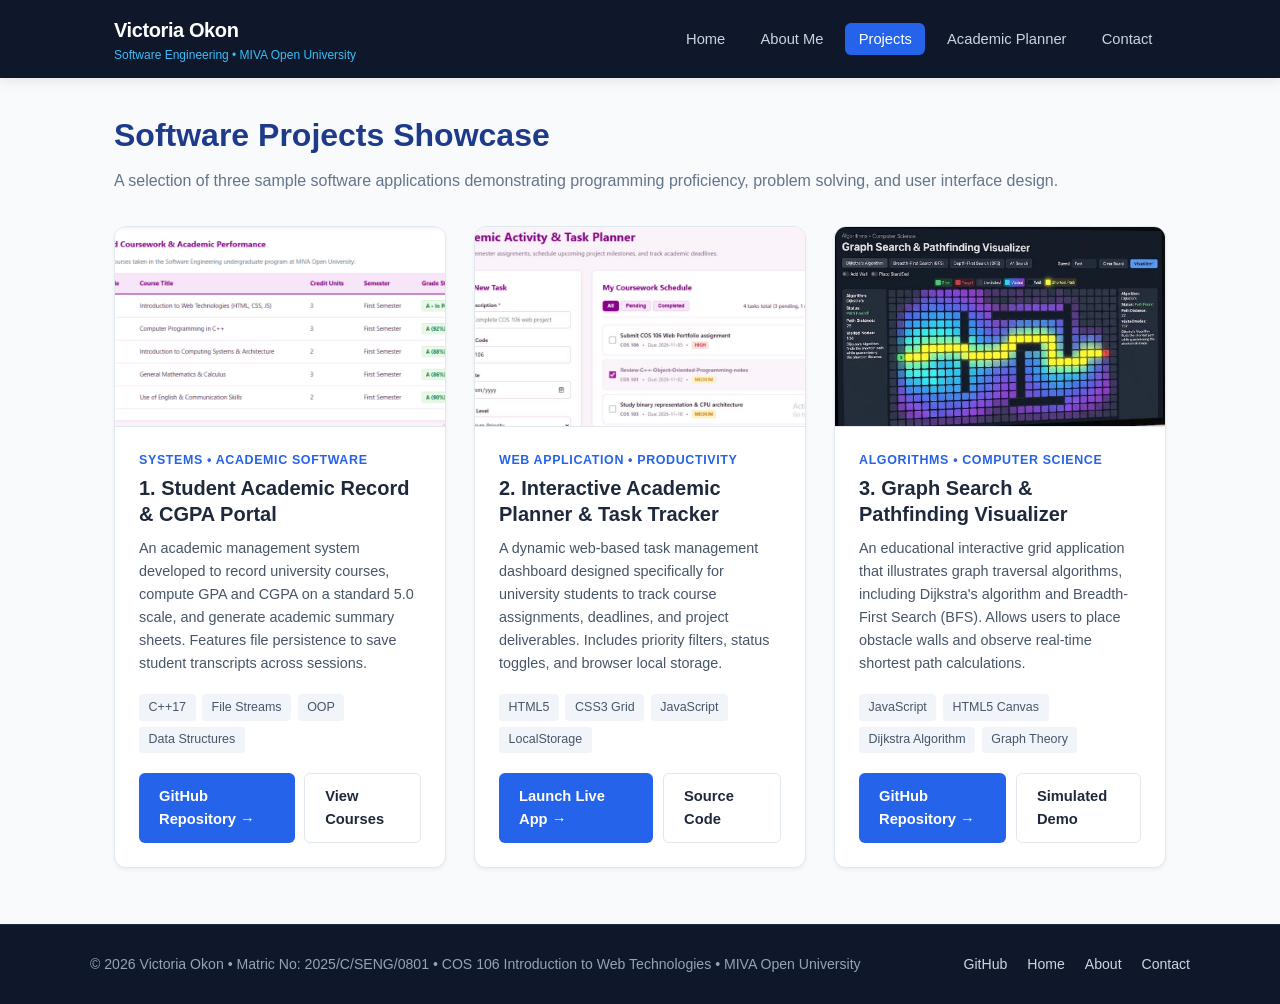
<file: projects.html>
<!DOCTYPE html>
<html lang="en">
<head>
  <meta charset="UTF-8">
  <meta name="viewport" content="width=device-width, initial-scale=1.0">
  <title>Projects Showcase | Victoria Okon</title>
  <link rel="stylesheet" href="css/style.css">
</head>
<body>

  <!-- Navigation Bar -->
  <header class="navbar">
    <div class="nav-container">
      <a href="index.html" class="nav-brand">
        <span class="brand-name">Victoria Okon</span>
        <span class="brand-tag">Software Engineering &bull; MIVA Open University</span>
      </a>
      <button class="nav-toggle" id="navToggle" aria-label="Toggle navigation">&#9776;</button>
      <nav>
        <ul class="nav-menu" id="navMenu">
          <li><a href="index.html" class="nav-link">Home</a></li>
          <li><a href="about.html" class="nav-link">About Me</a></li>
          <li><a href="projects.html" class="nav-link active">Projects</a></li>
          <li><a href="planner.html" class="nav-link">Academic Planner</a></li>
          <li><a href="contact.html" class="nav-link">Contact</a></li>
        </ul>
      </nav>
    </div>
  </header>

  <!-- Main Content -->
  <main class="main-content">

    <div class="page-header">
      <h1>Software Projects Showcase</h1>
      <p>A selection of three sample software applications demonstrating programming proficiency, problem solving, and user interface design.</p>
    </div>

    <!-- Projects Grid -->
    <div class="projects-grid">

      <!-- Project 1: Student Academic Record & CGPA Portal -->
      <article class="project-card">
        <div class="project-img-wrapper">
          <img src="assets/project1-records.png" alt="Screenshot of Student Academic Record & CGPA System">
        </div>
        <div class="project-content">
          <span class="project-tag">Systems &bull; Academic Software</span>
          <h2>1. Student Academic Record &amp; CGPA Portal</h2>
          <p class="project-desc">
            An academic management system developed to record university courses, compute GPA and CGPA on a standard 5.0 scale, and generate academic summary sheets. Features file persistence to save student transcripts across sessions.
          </p>
          <div class="tech-tags">
            <span class="tech-pill">C++17</span>
            <span class="tech-pill">File Streams</span>
            <span class="tech-pill">OOP</span>
            <span class="tech-pill">Data Structures</span>
          </div>
          <div class="project-links">
            <a href="https://github.com/Toria2702/academic-record-system" target="_blank" rel="noopener noreferrer" class="btn btn-primary">GitHub Repository &rarr;</a>
            <a href="about.html#coursework" class="btn btn-secondary">View Courses</a>
          </div>
        </div>
      </article>

      <!-- Project 2: Campus Task & Study Planner -->
      <article class="project-card">
        <div class="project-img-wrapper">
          <img src="assets/project2-planner.jpg" alt="Screenshot of Campus Academic Planner App">
        </div>
        <div class="project-content">
          <span class="project-tag">Web Application &bull; Productivity</span>
          <h2>2. Interactive Academic Planner &amp; Task Tracker</h2>
          <p class="project-desc">
            A dynamic web-based task management dashboard designed specifically for university students to track course assignments, deadlines, and project deliverables. Includes priority filters, status toggles, and browser local storage.
          </p>
          <div class="tech-tags">
            <span class="tech-pill">HTML5</span>
            <span class="tech-pill">CSS3 Grid</span>
            <span class="tech-pill">JavaScript</span>
            <span class="tech-pill">LocalStorage</span>
          </div>
          <div class="project-links">
            <a href="planner.html" class="btn btn-primary">Launch Live App &rarr;</a>
            <a href="https://github.com/Toria2702/academic-task-planner" target="_blank" rel="noopener noreferrer" class="btn btn-secondary">Source Code</a>
          </div>
        </div>
      </article>

      <!-- Project 3: Pathfinding & Algorithm Visualizer -->
      <article class="project-card">
        <div class="project-img-wrapper">
          <img src="assets/project3-pathfinding.jpg" alt="Screenshot of Algorithm & Pathfinding Visualizer">
        </div>
        <div class="project-content">
          <span class="project-tag">Algorithms &bull; Computer Science</span>
          <h2>3. Graph Search &amp; Pathfinding Visualizer</h2>
          <p class="project-desc">
            An educational interactive grid application that illustrates graph traversal algorithms, including Dijkstra's algorithm and Breadth-First Search (BFS). Allows users to place obstacle walls and observe real-time shortest path calculations.
          </p>
          <div class="tech-tags">
            <span class="tech-pill">JavaScript</span>
            <span class="tech-pill">HTML5 Canvas</span>
            <span class="tech-pill">Dijkstra Algorithm</span>
            <span class="tech-pill">Graph Theory</span>
          </div>
          <div class="project-links">
            <a href="https://github.com/Toria2702/pathfinding-visualizer" target="_blank" rel="noopener noreferrer" class="btn btn-primary">GitHub Repository &rarr;</a>
            <a href="https://Toria2702.github.io/pathfinding-visualizer/" target="_blank" rel="noopener noreferrer" class="btn btn-secondary">Simulated Demo</a>
          </div>
        </div>
      </article>

    </div>

  </main>

  <!-- Site Footer -->
  <footer class="site-footer">
    <div class="footer-container">
      <p>&copy; 2026 Victoria Okon &bull; Matric No: 2025/C/SENG/0801 &bull; COS 106 Introduction to Web Technologies &bull; MIVA Open University</p>
      <div class="footer-links">
        <a href="https://github.com/Toria2702" target="_blank" rel="noopener noreferrer">GitHub</a>
        <a href="index.html">Home</a>
        <a href="about.html">About</a>
        <a href="contact.html">Contact</a>
      </div>
    </div>
  </footer>

  <script src="js/main.js"></script>
</body>
</html>
</file>
<file: css/style.css>
/* ===============================================================
   COS 106: Introduction to Web Technologies - Term Project Stylesheet
   Student: Victoria Okon | Matric: 2025/C/SENG/0801 | Student ID: 301879012
   Course: Software Engineering, MIVA Open University
   =============================================================== */

/* CSS Variables for Consistent Color Scheme */
:root {
  --primary-color: #1e3a8a;       /* Deep Academic Blue */
  --primary-hover: #1d4ed8;       /* Medium Blue */
  --accent-color: #2563eb;        /* Bright Blue Accent */
  --dark-bg: #0f172a;             /* Dark Navy for Nav & Footer */
  --light-bg: #f8fafc;            /* Soft Light Background */
  --card-bg: #ffffff;             /* Clean White Card Background */
  --border-color: #e2e8f0;        /* Subtle Border */
  --text-primary: #1e293b;        /* Primary Text */
  --text-muted: #64748b;          /* Secondary/Muted Text */
  --success-color: #16a34a;       /* Completed / Success Green */
  --danger-color: #dc2626;        /* Delete / Error Red */
  --warning-color: #d97706;       /* Medium Priority Yellow */
  --shadow-sm: 0 2px 4px rgba(0, 0, 0, 0.05);
  --shadow-md: 0 4px 12px rgba(0, 0, 0, 0.08);
  --shadow-lg: 0 8px 24px rgba(0, 0, 0, 0.12);
  --transition: all 0.25s ease-in-out;
}

/* Base Reset & Typography */
* {
  margin: 0;
  padding: 0;
  box-sizing: border-box;
}

body {
  font-family: -apple-system, BlinkMacSystemFont, "Segoe UI", Roboto, Arial, sans-serif;
  background-color: var(--light-bg);
  color: var(--text-primary);
  line-height: 1.6;
  min-height: 100vh;
  display: flex;
  flex-direction: column;
}

/* ===============================================================
   Navigation Bar (Flexbox)
   =============================================================== */
.navbar {
  background-color: var(--dark-bg);
  position: sticky;
  top: 0;
  z-index: 1000;
  box-shadow: var(--shadow-md);
}

.nav-container {
  max-width: 1100px;
  margin: 0 auto;
  padding: 0.85rem 1.5rem;
  display: flex;
  justify-content: space-between;
  align-items: center;
}

.nav-brand {
  text-decoration: none;
  display: flex;
  flex-direction: column;
}

.brand-name {
  color: #ffffff;
  font-size: 1.25rem;
  font-weight: 700;
  letter-spacing: -0.02em;
}

.brand-tag {
  color: #38bdf8;
  font-size: 0.75rem;
  font-weight: 500;
}

.nav-toggle {
  display: none;
  background: none;
  border: none;
  color: #ffffff;
  font-size: 1.6rem;
  cursor: pointer;
  padding: 0.2rem 0.5rem;
}

.nav-menu {
  list-style: none;
  display: flex;
  gap: 0.5rem;
  align-items: center;
}

.nav-link {
  color: #cbd5e1;
  text-decoration: none;
  padding: 0.5rem 0.85rem;
  border-radius: 6px;
  font-size: 0.92rem;
  font-weight: 500;
  transition: var(--transition);
}

.nav-link:hover {
  color: #ffffff;
  background-color: rgba(255, 255, 255, 0.1);
}

.nav-link.active {
  color: #ffffff;
  background-color: var(--accent-color);
}

/* ===============================================================
   Main Container & Headers
   =============================================================== */
.main-content {
  flex: 1;
  max-width: 1100px;
  width: 100%;
  margin: 0 auto;
  padding: 2rem 1.5rem 3.5rem;
}

.page-header {
  margin-bottom: 2rem;
}

.page-header h1 {
  font-size: 2rem;
  color: var(--primary-color);
  margin-bottom: 0.4rem;
}

.page-header p {
  color: var(--text-muted);
  font-size: 1rem;
}

/* ===============================================================
   Homepage: Hero Section
   =============================================================== */
.hero-card {
  background-color: var(--card-bg);
  border: 1px solid var(--border-color);
  border-radius: 12px;
  padding: 2.2rem;
  display: flex;
  align-items: center;
  gap: 2.5rem;
  margin-bottom: 2.5rem;
  box-shadow: var(--shadow-sm);
  transition: var(--transition);
}

.hero-card:hover {
  box-shadow: var(--shadow-md);
}

.hero-avatar {
  flex-shrink: 0;
}

.profile-img {
  width: 160px;
  height: 160px;
  border-radius: 50%;
  object-fit: cover;
  border: 4px solid #ffffff;
  outline: 3px solid var(--accent-color);
  box-shadow: var(--shadow-md);
}

.hero-content {
  flex: 1;
}

.badge {
  display: inline-block;
  background-color: #dbeafe;
  color: var(--primary-color);
  font-size: 0.78rem;
  font-weight: 700;
  padding: 0.25rem 0.75rem;
  border-radius: 20px;
  margin-bottom: 0.6rem;
  text-transform: uppercase;
  letter-spacing: 0.05em;
}

.hero-content h1 {
  font-size: 2.2rem;
  color: var(--text-primary);
  margin-bottom: 0.3rem;
  line-height: 1.2;
}

.hero-meta {
  color: var(--accent-color);
  font-weight: 600;
  font-size: 0.95rem;
  margin-bottom: 0.9rem;
}

.hero-desc {
  color: #475569;
  font-size: 1rem;
  line-height: 1.65;
  margin-bottom: 1.2rem;
}

.hero-cta {
  display: flex;
  gap: 0.75rem;
  flex-wrap: wrap;
}

/* ===============================================================
   Multimedia Section (Audio Introduction)
   =============================================================== */
.multimedia-card {
  background: linear-gradient(135deg, #1e3a8a 0%, #0f172a 100%);
  color: #ffffff;
  border-radius: 10px;
  padding: 1.5rem;
  margin-bottom: 2.5rem;
  display: flex;
  align-items: center;
  gap: 1.5rem;
  box-shadow: var(--shadow-md);
}

.multimedia-icon {
  font-size: 2.4rem;
  background-color: rgba(255, 255, 255, 0.12);
  width: 60px;
  height: 60px;
  border-radius: 50%;
  display: flex;
  align-items: center;
  justify-content: center;
  flex-shrink: 0;
}

.multimedia-info {
  flex: 1;
}

.multimedia-info h3 {
  font-size: 1.15rem;
  margin-bottom: 0.3rem;
  color: #ffffff;
}

.multimedia-info p {
  color: #93c5fd;
  font-size: 0.88rem;
  margin-bottom: 0.75rem;
}

.multimedia-info audio {
  width: 100%;
  max-width: 480px;
  height: 38px;
}

/* ===============================================================
   Quick Links Grid (Homepage)
   =============================================================== */
.quick-grid {
  display: grid;
  grid-template-columns: repeat(auto-fit, minmax(240px, 1fr));
  gap: 1.25rem;
}

.quick-card {
  background-color: var(--card-bg);
  border: 1px solid var(--border-color);
  border-radius: 10px;
  padding: 1.5rem;
  text-decoration: none;
  color: inherit;
  transition: var(--transition);
  display: flex;
  flex-direction: column;
}

.quick-card:hover {
  transform: translateY(-4px);
  border-color: var(--accent-color);
  box-shadow: var(--shadow-md);
}

.card-icon {
  font-size: 1.8rem;
  margin-bottom: 0.75rem;
}

.quick-card h3 {
  font-size: 1.15rem;
  color: var(--primary-color);
  margin-bottom: 0.4rem;
}

.quick-card p {
  color: var(--text-muted);
  font-size: 0.88rem;
  flex: 1;
  margin-bottom: 1rem;
}

.card-link-text {
  color: var(--accent-color);
  font-weight: 600;
  font-size: 0.88rem;
}

/* ===============================================================
   About Me Page Layout
   =============================================================== */
.about-columns {
  display: grid;
  grid-template-columns: 1fr 1fr;
  gap: 1.5rem;
  margin-bottom: 2rem;
}

.info-card {
  background-color: var(--card-bg);
  border: 1px solid var(--border-color);
  border-radius: 10px;
  padding: 1.75rem;
  box-shadow: var(--shadow-sm);
}

.info-card h2 {
  font-size: 1.25rem;
  color: var(--primary-color);
  margin-bottom: 1rem;
  border-bottom: 2px solid #eff6ff;
  padding-bottom: 0.5rem;
}

.info-card ul, .info-card ol {
  padding-left: 1.25rem;
  color: #334155;
}

.info-card li {
  margin-bottom: 0.65rem;
  font-size: 0.95rem;
}

/* Tables (Academic Courses & Skills) */
.table-card {
  background-color: var(--card-bg);
  border: 1px solid var(--border-color);
  border-radius: 10px;
  padding: 1.75rem;
  margin-bottom: 2rem;
  box-shadow: var(--shadow-sm);
}

.table-card h2 {
  font-size: 1.25rem;
  color: var(--primary-color);
  margin-bottom: 1rem;
}

.table-responsive {
  overflow-x: auto;
}

.styled-table {
  width: 100%;
  border-collapse: collapse;
  font-size: 0.92rem;
  text-align: left;
}

.styled-table th {
  background-color: #f1f5f9;
  color: var(--text-primary);
  padding: 0.85rem 1rem;
  font-weight: 600;
  border-bottom: 2px solid var(--border-color);
}

.styled-table td {
  padding: 0.85rem 1rem;
  border-bottom: 1px solid var(--border-color);
  color: #334155;
}

.styled-table tbody tr:hover {
  background-color: #f8fafc;
}

.grade-badge {
  display: inline-block;
  background-color: #dcfce7;
  color: #15803d;
  font-weight: 700;
  padding: 0.15rem 0.55rem;
  border-radius: 4px;
  font-size: 0.82rem;
}

/* Skill Progress Bars */
.progress-bar-container {
  display: flex;
  align-items: center;
  gap: 0.75rem;
}

.progress-track {
  flex: 1;
  height: 8px;
  background-color: #e2e8f0;
  border-radius: 4px;
  overflow: hidden;
}

.progress-fill {
  height: 100%;
  background-color: var(--accent-color);
  border-radius: 4px;
}

/* ===============================================================
   Projects Page (Grid & Cards)
   =============================================================== */
.projects-grid {
  display: grid;
  grid-template-columns: repeat(auto-fit, minmax(320px, 1fr));
  gap: 1.75rem;
}

.project-card {
  background-color: var(--card-bg);
  border: 1px solid var(--border-color);
  border-radius: 12px;
  overflow: hidden;
  box-shadow: var(--shadow-sm);
  display: flex;
  flex-direction: column;
  transition: var(--transition);
}

.project-card:hover {
  transform: translateY(-5px);
  box-shadow: var(--shadow-lg);
}

.project-img-wrapper {
  width: 100%;
  height: 200px;
  background-color: #0f172a;
  overflow: hidden;
  border-bottom: 1px solid var(--border-color);
}

.project-img-wrapper img {
  width: 100%;
  height: 100%;
  object-fit: cover;
  transition: transform 0.3s ease;
}

.project-card:hover .project-img-wrapper img {
  transform: scale(1.03);
}

.project-content {
  padding: 1.5rem;
  display: flex;
  flex-direction: column;
  flex: 1;
}

.project-tag {
  color: var(--accent-color);
  font-size: 0.78rem;
  font-weight: 700;
  text-transform: uppercase;
  letter-spacing: 0.05em;
  margin-bottom: 0.3rem;
}

.project-content h2 {
  font-size: 1.25rem;
  color: var(--text-primary);
  margin-bottom: 0.6rem;
  line-height: 1.3;
}

.project-desc {
  color: #475569;
  font-size: 0.9rem;
  line-height: 1.6;
  margin-bottom: 1.2rem;
  flex: 1;
}

.tech-tags {
  display: flex;
  flex-wrap: wrap;
  gap: 0.4rem;
  margin-bottom: 1.25rem;
}

.tech-pill {
  background-color: #f1f5f9;
  color: #475569;
  font-size: 0.78rem;
  font-weight: 500;
  padding: 0.2rem 0.6rem;
  border-radius: 4px;
}

.project-links {
  display: flex;
  gap: 0.6rem;
}

/* ===============================================================
   Academic Planner Layout (Grid)
   =============================================================== */
.planner-grid {
  display: grid;
  grid-template-columns: 360px 1fr;
  gap: 1.75rem;
  align-items: start;
}

.planner-form-card, .planner-list-card {
  background-color: var(--card-bg);
  border: 1px solid var(--border-color);
  border-radius: 10px;
  padding: 1.75rem;
  box-shadow: var(--shadow-sm);
}

.planner-form-card h2, .planner-list-card h2 {
  font-size: 1.25rem;
  color: var(--primary-color);
  margin-bottom: 1.25rem;
}

/* Planner Toolbar (Filters & Counter) */
.planner-toolbar {
  display: flex;
  justify-content: space-between;
  align-items: center;
  margin-bottom: 1.25rem;
  flex-wrap: wrap;
  gap: 0.75rem;
  padding-bottom: 1rem;
  border-bottom: 1px solid var(--border-color);
}

.filter-group {
  display: flex;
  gap: 0.35rem;
}

.filter-btn {
  background-color: #f1f5f9;
  border: 1px solid #cbd5e1;
  color: #475569;
  padding: 0.35rem 0.75rem;
  font-size: 0.85rem;
  font-weight: 600;
  border-radius: 6px;
  cursor: pointer;
  transition: var(--transition);
}

.filter-btn:hover {
  background-color: #e2e8f0;
}

.filter-btn.active {
  background-color: var(--accent-color);
  color: #ffffff;
  border-color: var(--accent-color);
}

.task-stats {
  font-size: 0.85rem;
  color: var(--text-muted);
  font-weight: 500;
}

/* Task Item Styling */
.task-list {
  display: flex;
  flex-direction: column;
  gap: 0.75rem;
}

.task-item {
  background-color: #ffffff;
  border: 1px solid var(--border-color);
  border-radius: 8px;
  padding: 0.9rem 1rem;
  display: flex;
  justify-content: space-between;
  align-items: center;
  gap: 0.75rem;
  transition: var(--transition);
}

.task-item:hover {
  border-color: #cbd5e1;
  box-shadow: var(--shadow-sm);
}

.task-item.completed {
  background-color: #f8fafc;
  opacity: 0.8;
}

.task-item.completed .task-title {
  text-decoration: line-through;
  color: var(--text-muted);
}

.task-left {
  display: flex;
  align-items: center;
  gap: 0.75rem;
  flex: 1;
}

.task-checkbox {
  width: 18px;
  height: 18px;
  cursor: pointer;
}

.task-title {
  font-weight: 600;
  font-size: 0.95rem;
  display: block;
  margin-bottom: 0.2rem;
}

.task-meta {
  display: flex;
  gap: 0.6rem;
  font-size: 0.78rem;
  color: var(--text-muted);
  align-items: center;
  flex-wrap: wrap;
}

.priority-badge {
  padding: 0.1rem 0.5rem;
  border-radius: 4px;
  font-weight: 700;
  text-transform: uppercase;
  font-size: 0.72rem;
}

.priority-badge.high {
  background-color: #fee2e2;
  color: var(--danger-color);
}

.priority-badge.medium {
  background-color: #fef3c7;
  color: var(--warning-color);
}

.priority-badge.low {
  background-color: #dbeafe;
  color: var(--accent-color);
}

.btn-delete {
  background: none;
  border: none;
  color: #94a3b8;
  font-size: 1.25rem;
  cursor: pointer;
  padding: 0.2rem 0.5rem;
  border-radius: 4px;
  transition: var(--transition);
}

.btn-delete:hover {
  color: var(--danger-color);
  background-color: #fee2e2;
}

.empty-task-message {
  text-align: center;
  padding: 2.5rem 1rem;
  color: var(--text-muted);
  font-size: 0.95rem;
}

/* ===============================================================
   Contact Page Form
   =============================================================== */
.contact-wrapper {
  max-width: 620px;
  margin: 0 auto;
  background-color: var(--card-bg);
  border: 1px solid var(--border-color);
  border-radius: 12px;
  padding: 2rem;
  box-shadow: var(--shadow-sm);
}

.form-group {
  margin-bottom: 1.25rem;
}

.form-label {
  display: block;
  font-weight: 600;
  font-size: 0.9rem;
  margin-bottom: 0.35rem;
  color: var(--text-primary);
}

.form-label .required {
  color: var(--danger-color);
}

.form-input, .form-select, .form-textarea {
  width: 100%;
  padding: 0.7rem 0.85rem;
  border: 1px solid #cbd5e1;
  border-radius: 6px;
  font-size: 0.95rem;
  font-family: inherit;
  transition: var(--transition);
  background-color: #ffffff;
}

.form-input:focus, .form-select:focus, .form-textarea:focus {
  outline: none;
  border-color: var(--accent-color);
  box-shadow: 0 0 0 3px rgba(37, 99, 235, 0.15);
}

.form-input.error, .form-textarea.error {
  border-color: var(--danger-color);
  background-color: #fef2f2;
}

.error-message {
  color: var(--danger-color);
  font-size: 0.82rem;
  margin-top: 0.35rem;
  display: none;
}

.error-message.active {
  display: block;
}

.alert-box {
  padding: 1rem 1.25rem;
  border-radius: 8px;
  margin-bottom: 1.5rem;
  display: none;
  font-size: 0.92rem;
}

.alert-box.success {
  display: block;
  background-color: #dcfce7;
  color: #15803d;
  border: 1px solid #86efac;
}

/* ===============================================================
   Buttons
   =============================================================== */
.btn {
  display: inline-flex;
  align-items: center;
  justify-content: center;
  gap: 0.4rem;
  padding: 0.65rem 1.25rem;
  font-size: 0.92rem;
  font-weight: 600;
  border-radius: 6px;
  text-decoration: none;
  border: none;
  cursor: pointer;
  transition: var(--transition);
}

.btn-primary {
  background-color: var(--accent-color);
  color: #ffffff;
}

.btn-primary:hover {
  background-color: var(--primary-hover);
}

.btn-secondary {
  background-color: #ffffff;
  color: var(--text-primary);
  border: 1px solid var(--border-color);
}

.btn-secondary:hover {
  background-color: #f1f5f9;
}

.btn-block {
  width: 100%;
}

/* ===============================================================
   Footer
   =============================================================== */
.site-footer {
  background-color: var(--dark-bg);
  color: #94a3b8;
  padding: 1.75rem 1.5rem;
  margin-top: auto;
  border-top: 1px solid #1e293b;
}

.footer-container {
  max-width: 1100px;
  margin: 0 auto;
  display: flex;
  justify-content: space-between;
  align-items: center;
  flex-wrap: wrap;
  gap: 1rem;
  font-size: 0.88rem;
}

.footer-links a {
  color: #cbd5e1;
  text-decoration: none;
  margin-left: 1rem;
  transition: var(--transition);
}

.footer-links a:hover {
  color: #ffffff;
}

/* ===============================================================
   Responsive Media Queries (Mobile & Tablet)
   =============================================================== */
@media (max-width: 768px) {
  .nav-toggle {
    display: block;
  }

  .nav-menu {
    display: none;
    flex-direction: column;
    position: absolute;
    top: 100%;
    left: 0;
    right: 0;
    background-color: var(--dark-bg);
    padding: 1rem;
    box-shadow: var(--shadow-md);
  }

  .nav-menu.open {
    display: flex;
  }

  .hero-card {
    flex-direction: column;
    text-align: center;
    gap: 1.5rem;
  }

  .hero-cta {
    justify-content: center;
  }

  .multimedia-card {
    flex-direction: column;
    text-align: center;
  }

  .about-columns {
    grid-template-columns: 1fr;
  }

  .planner-grid {
    grid-template-columns: 1fr;
  }

  .footer-container {
    flex-direction: column;
    text-align: center;
  }

  .footer-links a {
    margin: 0 0.5rem;
  }
}
</file>
